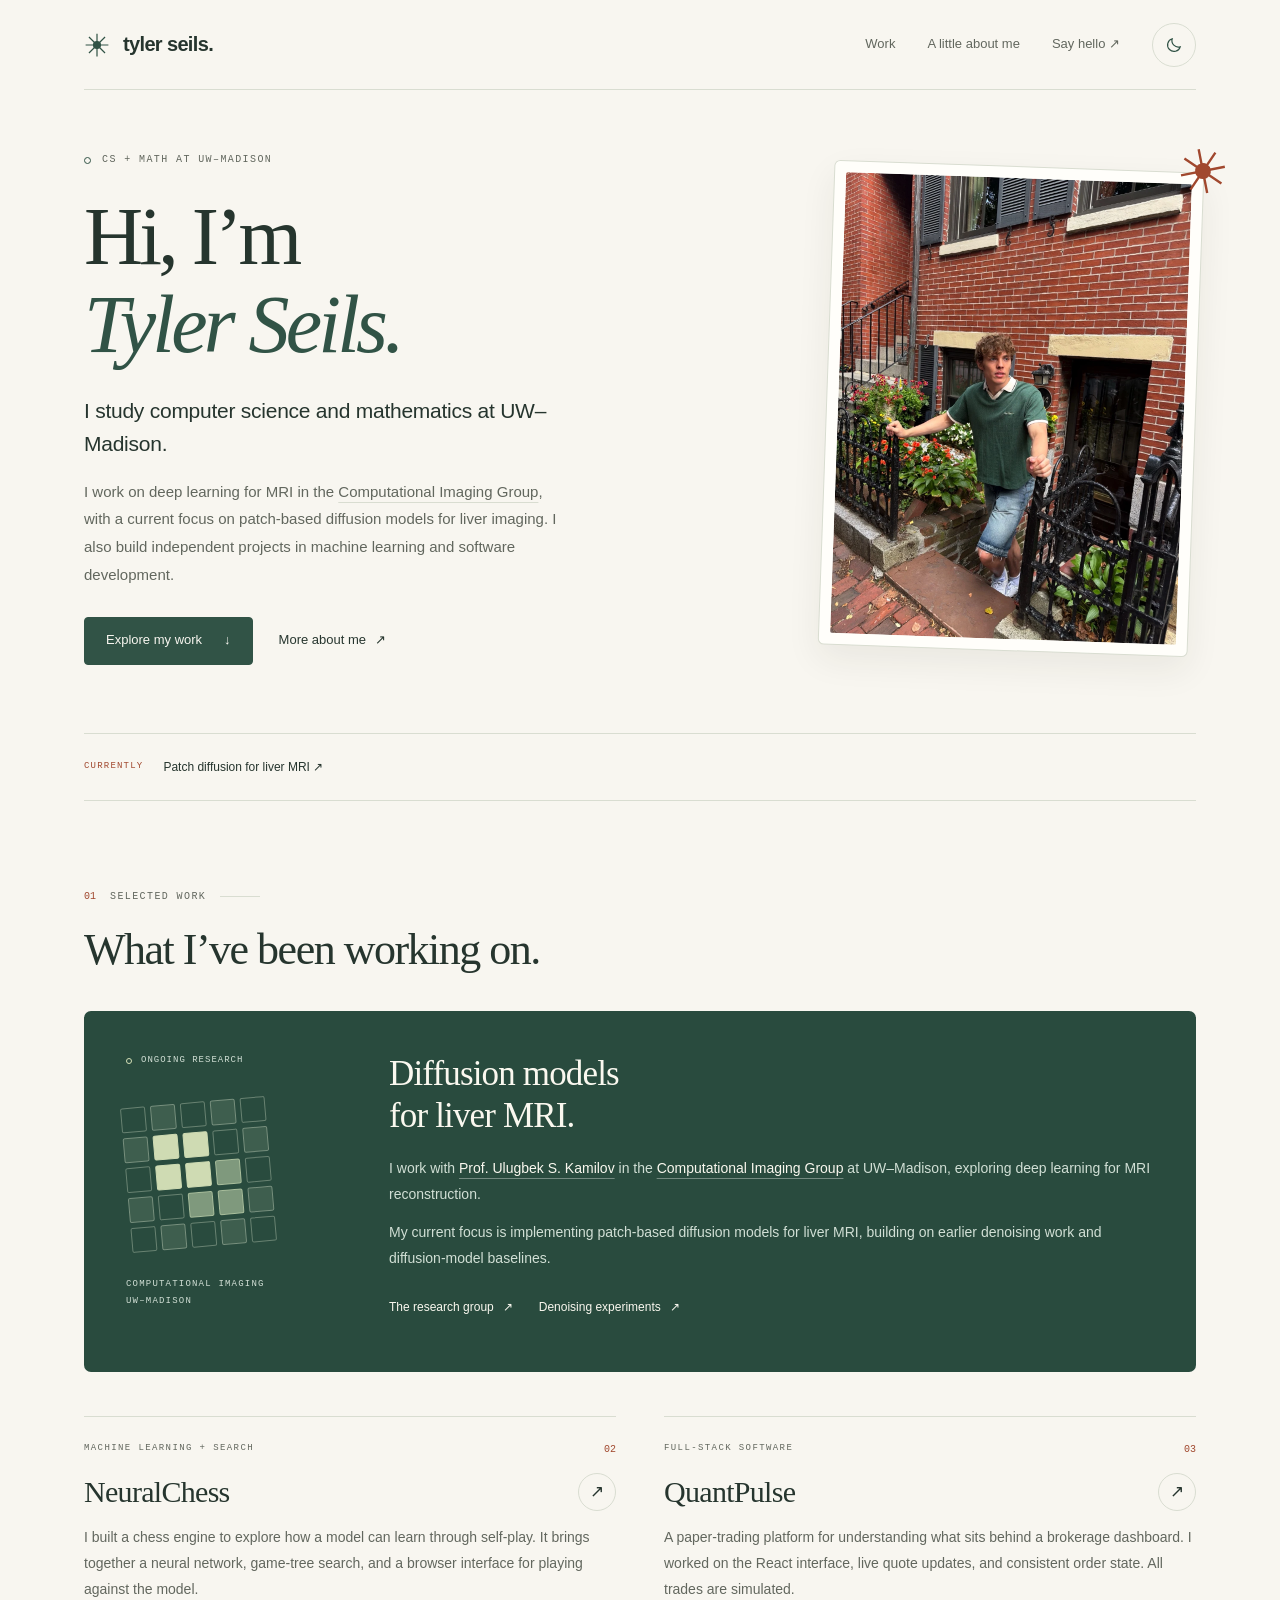
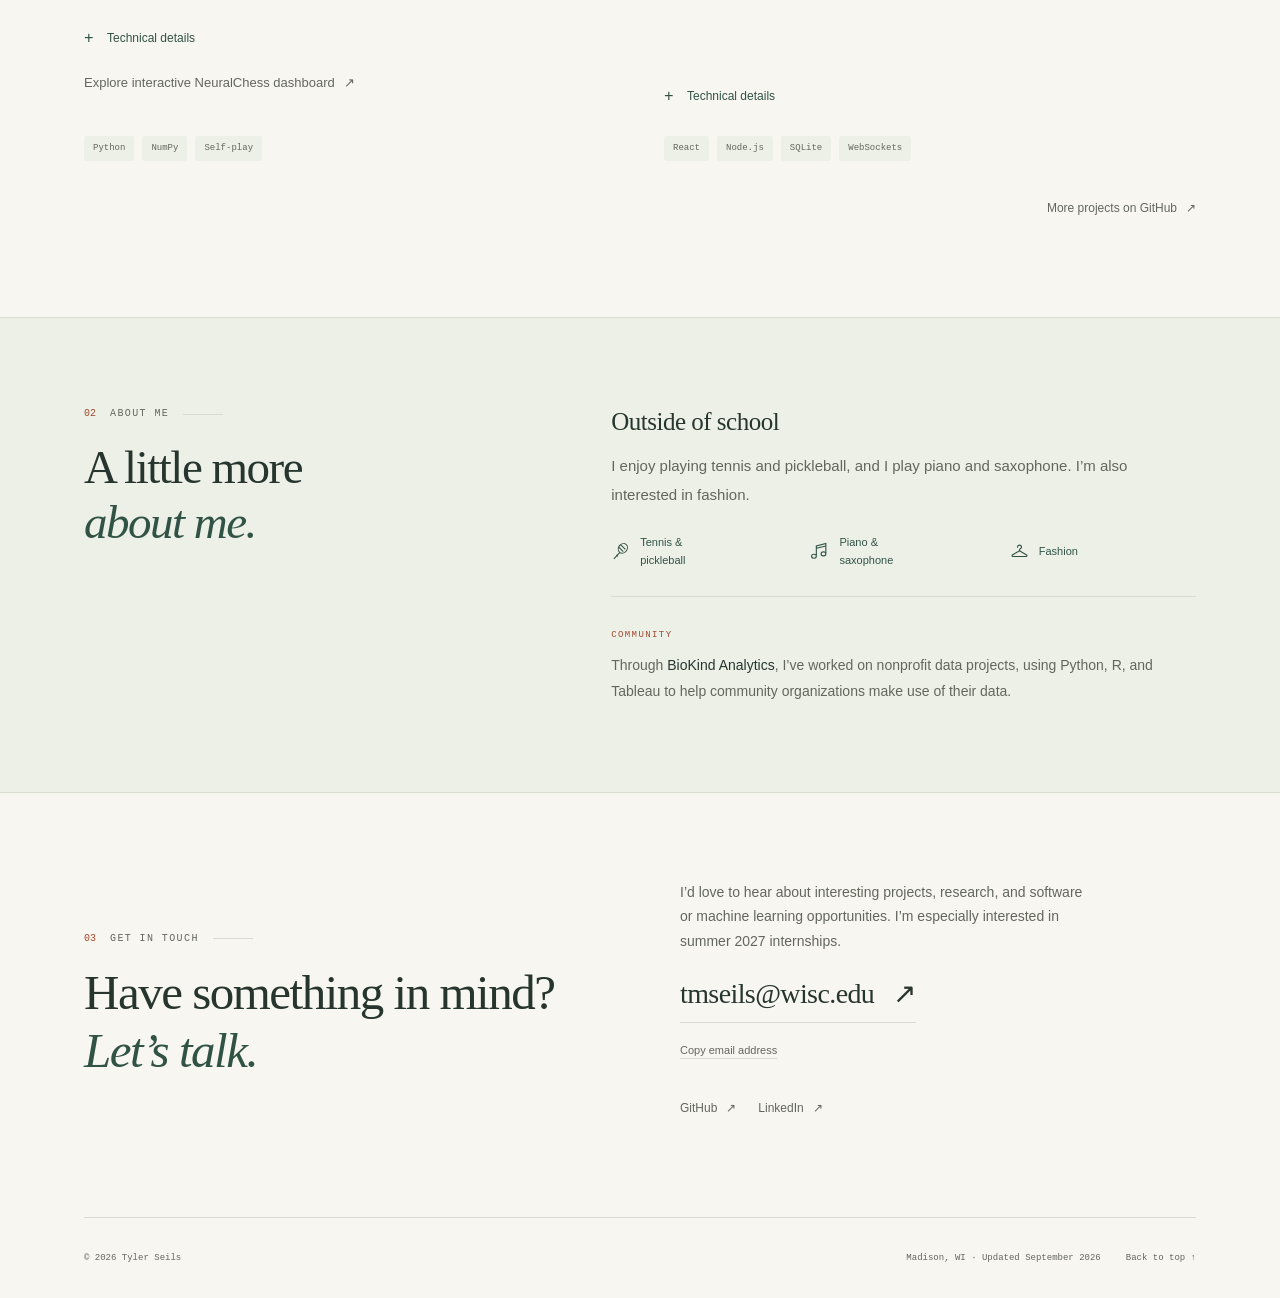
<file: index.html>
<!doctype html>
<html lang="en" data-theme="light">
<head>
  <meta charset="utf-8">
  <meta name="viewport" content="width=device-width, initial-scale=1">
  <meta name="description" content="Tyler Seils — computer science and mathematics at UW–Madison. Deep learning for MRI, machine learning, and software projects.">
  <meta name="author" content="Tyler Seils">
  <meta name="color-scheme" content="light dark">
  <meta property="og:title" content="Tyler Seils — Research, projects, and a little about me">
  <meta property="og:description" content="Computer science and mathematics at UW–Madison. Deep learning for MRI, machine learning, and software projects.">
  <meta property="og:type" content="website">
  <title>Tyler Seils — A little about me</title>
  <link rel="icon" href="favicon.svg" type="image/svg+xml">
  <script>
    document.documentElement.classList.add('js');
    try {
      const saved = localStorage.getItem('tyler-site-theme');
      if (saved === 'dark' || (!saved && window.matchMedia('(prefers-color-scheme: dark)').matches)) {
        document.documentElement.dataset.theme = 'dark';
      }
    } catch (_) { /* The site remains usable without browser storage. */ }
  </script>
  <link rel="stylesheet" href="style.css?v=20260915-path-fix">
  <style>.portrait-corner svg { width: 100%; height: 100%; max-width: 51px; max-height: 51px; }</style>
  <script src="config.js?v=20260915-path-fix" defer></script>
  <script src="site.js?v=20260915-path-fix" defer></script>
</head>
<body>
  <a class="skip-link" href="#main">Skip to content</a>
  <header class="site-header">
    <div class="shell header-inner">
      <a class="wordmark" href="#home" aria-label="Tyler Seils, back to top"><svg width="26" height="26" viewBox="0 0 32 32" fill="none" stroke="currentColor" stroke-width="1.5" aria-hidden="true"><path d="M16 2v28M2 16h28M6.1 6.1l19.8 19.8M6.1 25.9 25.9 6.1"/><circle cx="16" cy="16" r="5" fill="currentColor" stroke="none"/></svg><span>tyler seils.</span></a>
      <nav class="main-nav" id="primary-nav" aria-label="Main navigation">
        <a href="#work">Work</a>
        <a href="#about">A little about me</a>
        <a href="#contact">Say hello <span aria-hidden="true">&nbsp;↗</span></a>
        <a class="resume-link" hidden>Résumé <span aria-hidden="true">&nbsp;↗</span></a>
      </nav>
      <div class="header-actions">
        <button class="theme-toggle" type="button" aria-label="Switch to dark mode" aria-pressed="false" hidden><svg width="18" height="18" class="moon-icon" viewBox="0 0 24 24" fill="none" stroke="currentColor" stroke-width="1.6" aria-hidden="true"><path d="M20.3 14.4A8.6 8.6 0 0 1 9.6 3.7a8.6 8.6 0 1 0 10.7 10.7Z"/></svg><svg width="18" height="18" class="sun-icon" viewBox="0 0 24 24" fill="none" stroke="currentColor" stroke-width="1.6" aria-hidden="true"><circle cx="12" cy="12" r="4"/><path d="M12 2v2m0 16v2M2 12h2m16 0h2M4.9 4.9l1.4 1.4m11.4 11.4 1.4 1.4M4.9 19.1l1.4-1.4M17.7 6.3l1.4-1.4"/></svg></button>
        <button class="menu-toggle" type="button" aria-expanded="false" aria-controls="primary-nav" hidden>Menu</button>
      </div>
    </div>
  </header>

  <main id="main">
    <section class="shell hero" id="home" aria-labelledby="intro-title">
      <div class="hero-copy">
        <p class="eyebrow"><span class="tiny-mark" aria-hidden="true"></span>CS + Math at UW–Madison</p>
        <h1 id="intro-title">Hi, I’m<br><em>Tyler Seils.</em></h1>
        <p class="hero-lead">I study computer science and mathematics at UW–Madison.</p>
        <p class="hero-description">I work on deep learning for MRI in the <a href="https://cig.ece.wisc.edu/">Computational Imaging Group</a>, with a current focus on patch-based diffusion models for liver imaging. I also build independent projects in machine learning and software development.</p>
        <div class="hero-links">
          <a class="button-link" href="#work">Explore my work <span aria-hidden="true">↓</span></a>
          <a class="arrow-link" href="#about">More about me <span class="arrow" aria-hidden="true">↗</span></a>
        </div>
      </div>
      <div class="hero-visual">
        <figure class="portrait">
          <picture>
            <source srcset="photo.webp" type="image/webp">
            <img src="photo.jpg" alt="An outdoor portrait on brick steps beside flowers and an iron railing." width="1152" height="1536" fetchpriority="high" decoding="async">
          </picture>
          <div class="portrait-corner"><svg width="51" height="51" viewBox="0 0 32 32" fill="none" stroke="currentColor" stroke-width="1.5" aria-hidden="true"><path d="M16 2v28M2 16h28M6.1 6.1l19.8 19.8M6.1 25.9 25.9 6.1"/><circle cx="16" cy="16" r="5" fill="currentColor" stroke="none"/></svg></div>
        </figure>
      </div>
    </section>

    <div class="shell now-strip" aria-label="What I’m focused on right now">
      <div class="now-item"><span class="now-label">Currently</span><p class="now-text"><a href="#research">Patch diffusion for liver MRI <span aria-hidden="true">↗</span></a></p></div>
    </div>

    <section class="shell section work-section" id="work" aria-labelledby="work-title">
      <div class="section-heading">
        <div class="section-index"><span>01</span><p class="eyebrow">Selected work</p></div>
        <h2>What I’ve been working on.</h2>
      </div>
      <article class="research-card" id="research" aria-labelledby="research-title">
        <div class="research-art">
          <div class="research-kicker">Ongoing research</div>
          <div class="patch-grid" aria-hidden="true"><span></span><span></span><span></span><span></span><span></span><span></span><span></span><span></span><span></span><span></span><span></span><span></span><span></span><span></span><span></span><span></span><span></span><span></span><span></span><span></span><span></span><span></span><span></span><span></span><span></span></div>
          <p class="research-art-label">Computational imaging<br>UW–Madison</p>
        </div>
        <div class="research-copy">
          <h3 id="research-title">Diffusion models<br>for liver MRI.</h3>
          <p>I work with <a href="https://ukmlv.github.io/">Prof. Ulugbek S. Kamilov</a> in the <a href="https://cig.ece.wisc.edu/">Computational Imaging Group</a> at UW–Madison, exploring deep learning for MRI reconstruction.</p>
          <p>My current focus is implementing patch-based diffusion models for liver MRI, building on earlier denoising work and diffusion-model baselines.</p>
          <div class="research-links">
            <a class="arrow-link" href="https://cig.ece.wisc.edu/" target="_blank" rel="noopener noreferrer">The research group <span class="arrow" aria-hidden="true">↗</span></a>
            <a class="arrow-link" href="https://github.com/tmseils-eng/CIG-Denoising" target="_blank" rel="noopener noreferrer">Denoising experiments <span class="arrow" aria-hidden="true">↗</span></a>
          </div>
        </div>
      </article>

      <div class="project-grid">
        <article class="project" aria-labelledby="chess-title">
          <div class="project-category"><span class="eyebrow">Machine learning + search</span><span class="project-number" aria-hidden="true">02</span></div>
          <div class="project-heading">
            <h3 id="chess-title"><a href="https://github.com/tmseils-eng/neuralchess-clean" target="_blank" rel="noopener noreferrer">NeuralChess</a></h3>
            <a class="project-open" href="https://github.com/tmseils-eng/neuralchess-clean" target="_blank" rel="noopener noreferrer" aria-label="View NeuralChess on GitHub">↗</a>
          </div>
          <p>I built a chess engine to explore how a model can learn through self-play. It brings together a neural network, game-tree search, and a browser interface for playing against the model.</p>
          <details>
            <summary>Technical details</summary>
            <p>The project includes a chess rules engine, automatic differentiation, a NumPy neural network, and Monte Carlo tree search.</p>
          </details>
          <p><a class="arrow-link" href="projects/neuralchess/">Explore interactive NeuralChess dashboard <span class="arrow" aria-hidden="true">↗</span></a></p>
          <div class="tech-line" aria-label="NeuralChess technologies"><span>Python</span><span>NumPy</span><span>Self-play</span></div>
        </article>
        <article class="project" aria-labelledby="quant-title">
          <div class="project-category"><span class="eyebrow">Full-stack software</span><span class="project-number" aria-hidden="true">03</span></div>
          <div class="project-heading">
            <h3 id="quant-title"><a href="https://github.com/tmseils-eng/quantpulse-clean" target="_blank" rel="noopener noreferrer">QuantPulse</a></h3>
            <a class="project-open" href="https://github.com/tmseils-eng/quantpulse-clean" target="_blank" rel="noopener noreferrer" aria-label="View QuantPulse on GitHub">↗</a>
          </div>
          <p>A paper-trading platform for understanding what sits behind a brokerage dashboard. I worked on the React interface, live quote updates, and consistent order state. All trades are simulated.</p>
          <details>
            <summary>Technical details</summary>
            <p>Market and limit orders, portfolio analytics, and strategy backtesting, supported by Node.js, SQLite persistence, and WebSocket updates.</p>
          </details>
          <div class="tech-line" aria-label="QuantPulse technologies"><span>React</span><span>Node.js</span><span>SQLite</span><span>WebSockets</span></div>
        </article>
      </div>
      <div class="more-work"><a class="arrow-link" href="https://github.com/tmseils-eng" target="_blank" rel="noopener noreferrer">More projects on GitHub <span class="arrow" aria-hidden="true">↗</span></a></div>
    </section>

    <section class="section about-section" id="about" aria-labelledby="about-title">
      <div class="shell about-grid">
        <div class="about-title">
          <div class="section-index"><span>02</span><p class="eyebrow">About me</p></div>
          <h2 id="about-title">A little more<br><em>about me.</em></h2>
        </div>
        <div class="about-copy">
          <h3>Outside of school</h3>
          <p>I enjoy playing tennis and pickleball, and I play piano and saxophone. I’m also interested in fashion.</p>
          <div class="hobby-list" aria-label="A few interests">
            <div class="hobby"><svg width="20" height="20" viewBox="0 0 24 24" fill="none" stroke="currentColor" stroke-width="1.35" aria-hidden="true"><ellipse cx="15" cy="8" rx="5.4" ry="6.4" transform="rotate(38 15 8)"/><path d="m11.2 13.2-7.6 8m3.1-4.9 2 2m3.4-15.1 6 6m-8.6-3.1 6 6"/></svg><span>Tennis &amp;<br>pickleball</span></div>
            <div class="hobby"><svg width="20" height="20" viewBox="0 0 24 24" fill="none" stroke="currentColor" stroke-width="1.4" aria-hidden="true"><path d="M8 17V5l12-3v12M8 8l12-3"/><ellipse cx="5" cy="18" rx="3" ry="2.5"/><ellipse cx="17" cy="15" rx="3" ry="2.5"/></svg><span>Piano &amp;<br>saxophone</span></div>
            <div class="hobby"><svg width="20" height="20" viewBox="0 0 24 24" fill="none" stroke="currentColor" stroke-width="1.4" stroke-linecap="round" stroke-linejoin="round" aria-hidden="true"><path d="M9.5 6.5a2.5 2.5 0 0 1 5 0c0 1.5-2.5 2-2.5 3.5v1L3 16.5a1 1 0 0 0 .5 1.8h17a1 1 0 0 0 .5-1.8L12 11"/></svg><span>Fashion</span></div>
          </div>
          <div class="community-note">
            <p class="eyebrow">Community</p>
            <p>Through <strong>BioKind Analytics</strong>, I’ve worked on nonprofit data projects, using Python, R, and Tableau to help community organizations make use of their data.</p>
          </div>
        </div>
      </div>
    </section>

    <section class="shell section contact-section" id="contact" aria-labelledby="contact-title">
      <div class="contact-grid">
        <div>
          <div class="section-index"><span>03</span><p class="eyebrow">Get in touch</p></div>
          <h2 id="contact-title">Have something in mind?<br><em>Let’s talk.</em></h2>
        </div>
        <div class="contact-copy">
          <p>I’d love to hear about interesting projects, research, and software or machine learning opportunities. I’m especially interested in summer 2027 internships.</p>
          <a class="email-link" href="mailto:tmseils@wisc.edu">tmseils@wisc.edu <span aria-hidden="true">↗</span></a>
          <div class="copy-row" hidden><button class="copy-email" type="button">Copy email address</button><span class="copy-status" role="status" aria-live="polite"></span></div>
          <div class="contact-links">
            <a class="arrow-link" href="https://github.com/tmseils-eng" target="_blank" rel="noopener noreferrer">GitHub <span class="arrow" aria-hidden="true">↗</span></a>
            <a class="arrow-link" href="https://www.linkedin.com/in/tyler-seils/" target="_blank" rel="noopener noreferrer">LinkedIn <span class="arrow" aria-hidden="true">↗</span></a>
            <a class="arrow-link resume-link" hidden>Résumé <span class="arrow" aria-hidden="true">↗</span></a>
          </div>
        </div>
      </div>
    </section>
  </main>
  <footer class="site-footer">
    <div class="shell footer-inner">
      <p>© <span id="year">2026</span> Tyler Seils</p>
      <div class="footer-right"><p>Madison, WI · Updated September 2026</p><a href="#home">Back to top ↑</a></div>
    </div>
  </footer>
</body>
</html>
</file>
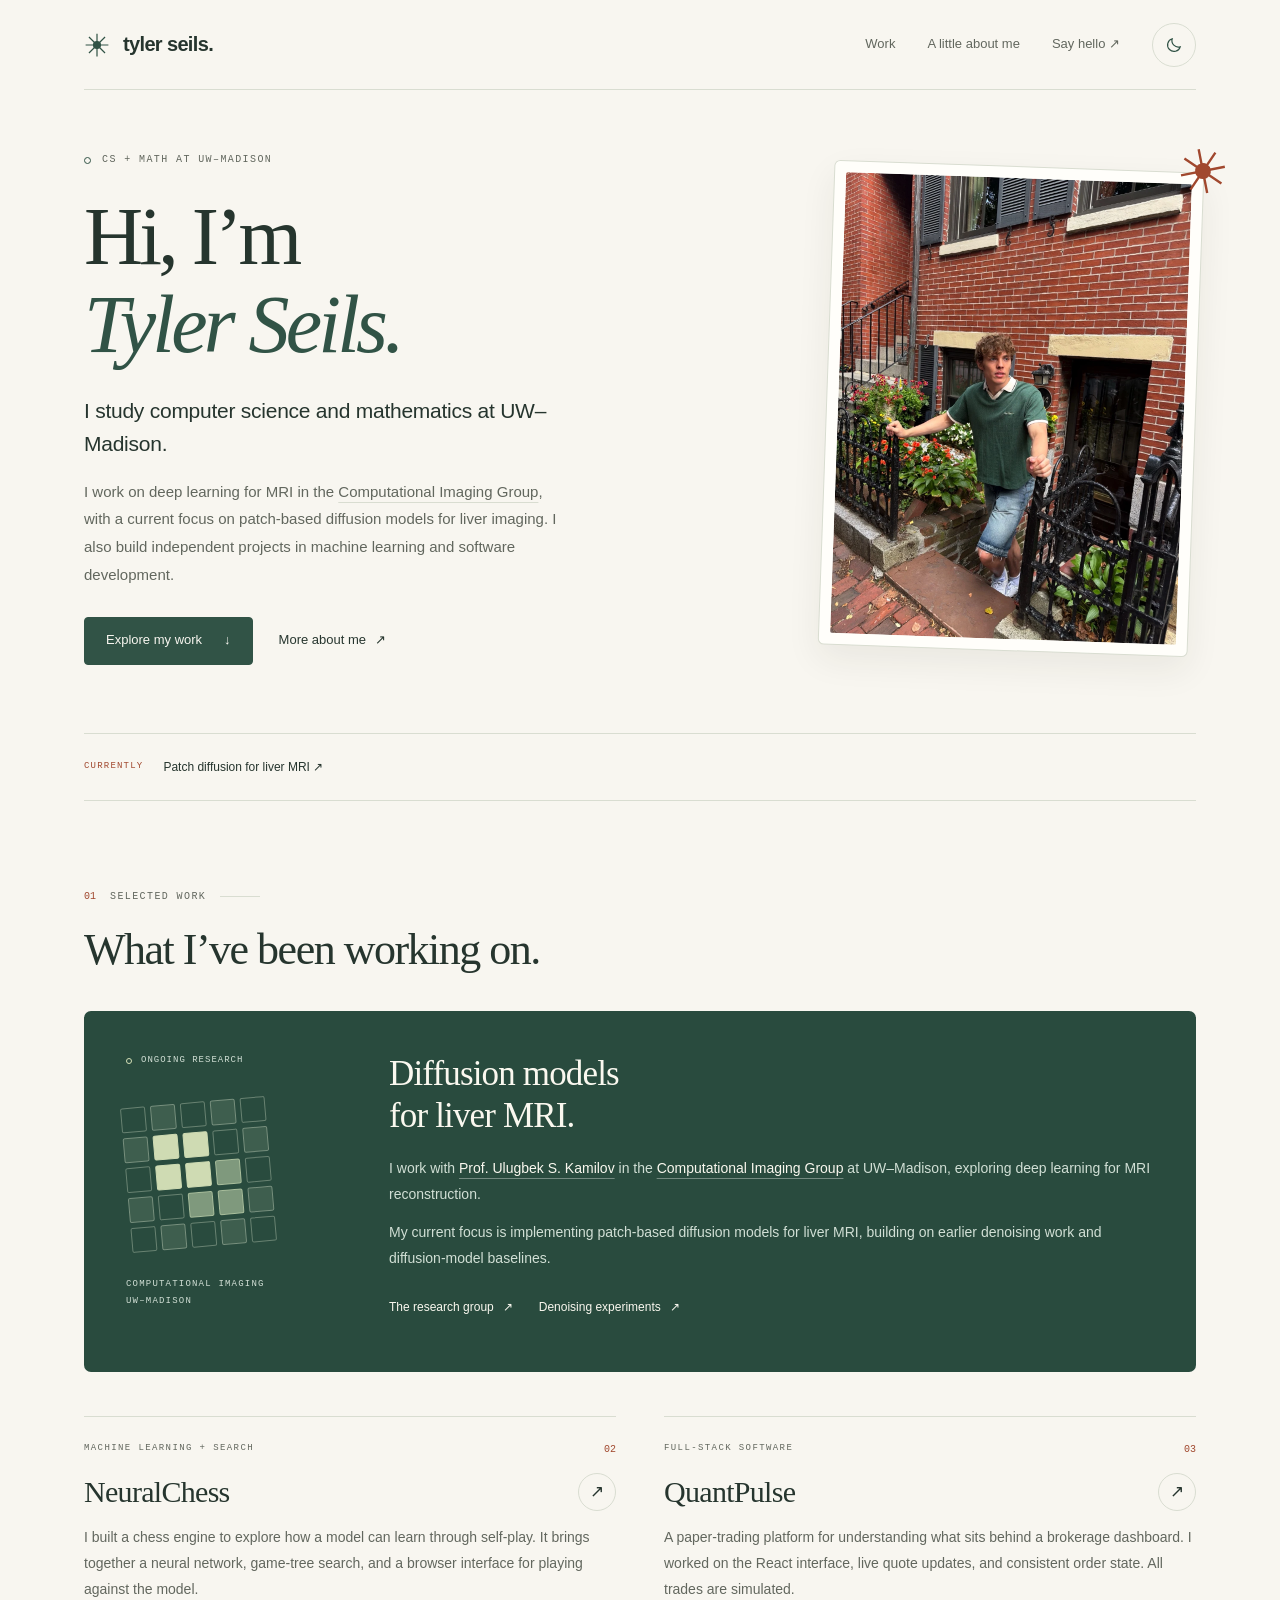
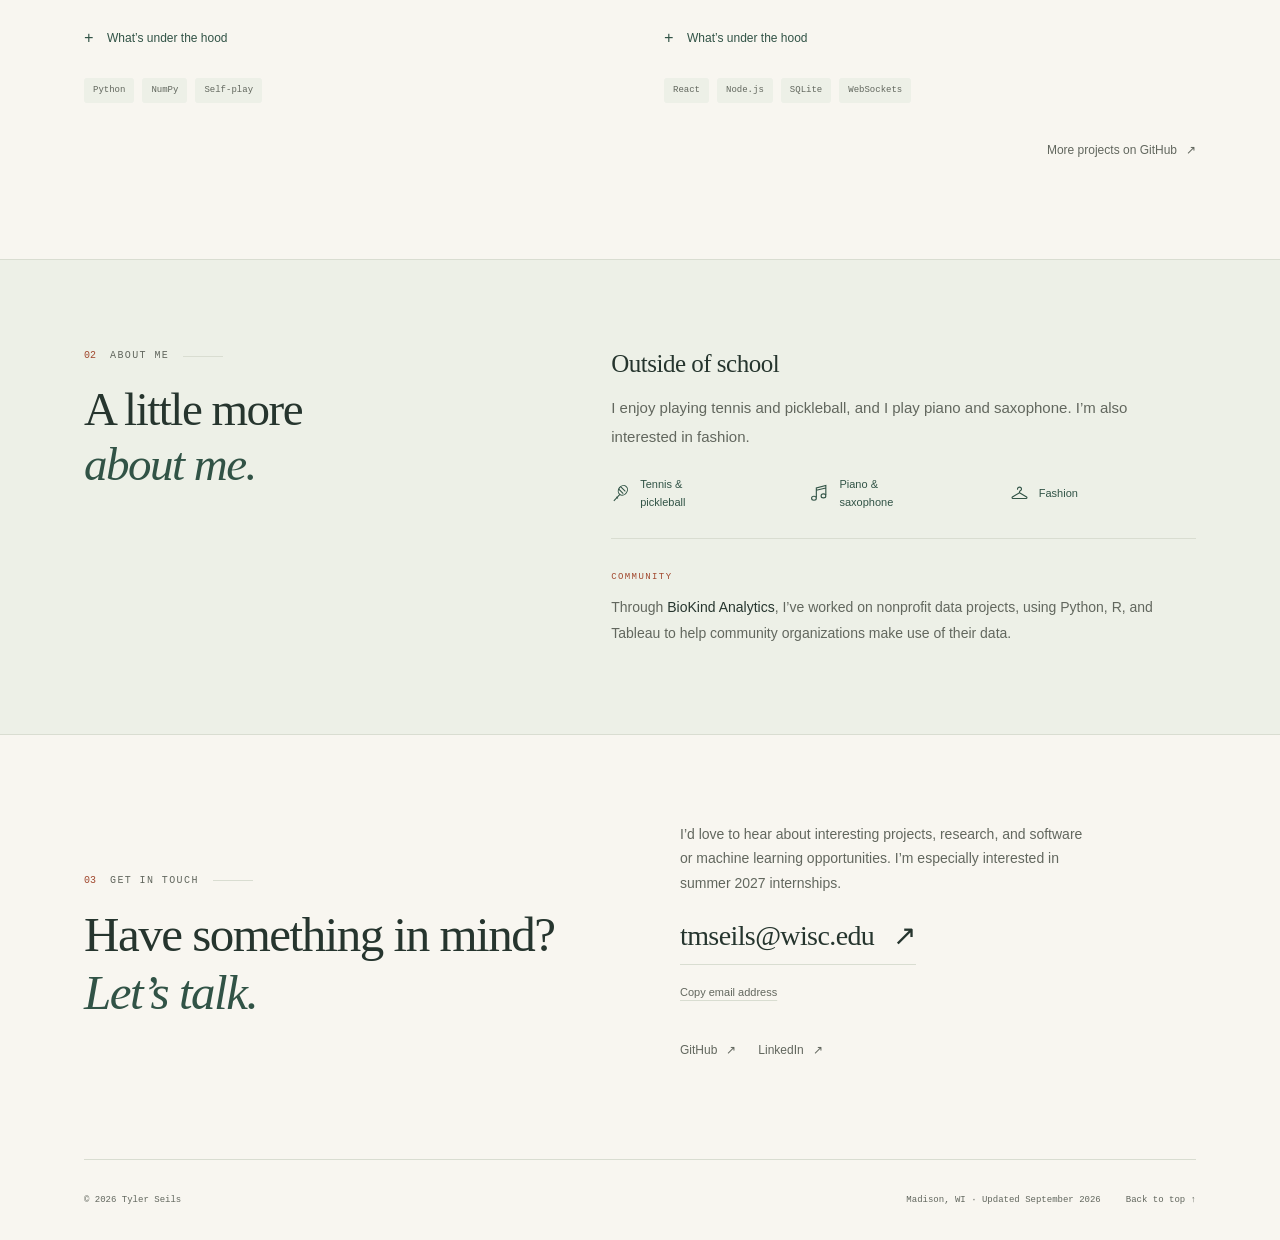
<file: tyler-seils-personal-website/index.html>
<!doctype html>
<html lang="en" data-theme="light">
<head>
  <meta charset="utf-8">
  <meta name="viewport" content="width=device-width, initial-scale=1">
  <meta name="description" content="Tyler Seils — computer science and mathematics at UW–Madison. Deep learning for MRI, machine learning, and software projects.">
  <meta name="author" content="Tyler Seils">
  <meta name="color-scheme" content="light dark">
  <meta property="og:title" content="Tyler Seils — Research, projects, and a little about me">
  <meta property="og:description" content="Computer science and mathematics at UW–Madison. Deep learning for MRI, machine learning, and software projects.">
  <meta property="og:type" content="website">
  <title>Tyler Seils — A little about me</title>
  <link rel="icon" href="assets/favicon.svg" type="image/svg+xml">
  <script>
    document.documentElement.classList.add('js');
    try {
      const saved = localStorage.getItem('tyler-site-theme');
      if (saved === 'dark' || (!saved && window.matchMedia('(prefers-color-scheme: dark)').matches)) {
        document.documentElement.dataset.theme = 'dark';
      }
    } catch (_) { /* The site remains usable without browser storage. */ }
  </script>
  <link rel="stylesheet" href="assets/style.css">
  <script src="assets/config.js" defer></script>
  <script src="assets/site.js" defer></script>
</head>
<body>
  <a class="skip-link" href="#main">Skip to content</a>
  <header class="site-header">
    <div class="shell header-inner">
      <a class="wordmark" href="#home" aria-label="Tyler Seils, back to top"><svg viewBox="0 0 32 32" fill="none" stroke="currentColor" stroke-width="1.5" aria-hidden="true"><path d="M16 2v28M2 16h28M6.1 6.1l19.8 19.8M6.1 25.9 25.9 6.1"/><circle cx="16" cy="16" r="5" fill="currentColor" stroke="none"/></svg><span>tyler seils.</span></a>
      <nav class="main-nav" id="primary-nav" aria-label="Main navigation">
        <a href="#work">Work</a>
        <a href="#about">A little about me</a>
        <a href="#contact">Say hello <span aria-hidden="true">&nbsp;↗</span></a>
        <a class="resume-link" hidden>Résumé <span aria-hidden="true">&nbsp;↗</span></a>
      </nav>
      <div class="header-actions">
        <button class="theme-toggle" type="button" aria-label="Switch to dark mode" aria-pressed="false" hidden><svg class="moon-icon" viewBox="0 0 24 24" fill="none" stroke="currentColor" stroke-width="1.6" aria-hidden="true"><path d="M20.3 14.4A8.6 8.6 0 0 1 9.6 3.7a8.6 8.6 0 1 0 10.7 10.7Z"/></svg><svg class="sun-icon" viewBox="0 0 24 24" fill="none" stroke="currentColor" stroke-width="1.6" aria-hidden="true"><circle cx="12" cy="12" r="4"/><path d="M12 2v2m0 16v2M2 12h2m16 0h2M4.9 4.9l1.4 1.4m11.4 11.4 1.4 1.4M4.9 19.1l1.4-1.4M17.7 6.3l1.4-1.4"/></svg></button>
        <button class="menu-toggle" type="button" aria-expanded="false" aria-controls="primary-nav" hidden>Menu</button>
      </div>
    </div>
  </header>

  <main id="main">
    <section class="shell hero" id="home" aria-labelledby="intro-title">
      <div class="hero-copy">
        <p class="eyebrow"><span class="tiny-mark" aria-hidden="true"></span>CS + Math at UW–Madison</p>
        <h1 id="intro-title">Hi, I’m<br><em>Tyler Seils.</em></h1>
        <p class="hero-lead">I study computer science and mathematics at UW–Madison.</p>
        <p class="hero-description">I work on deep learning for MRI in the <a href="https://cig.ece.wisc.edu/">Computational Imaging Group</a>, with a current focus on patch-based diffusion models for liver imaging. I also build independent projects in machine learning and software development.</p>
        <div class="hero-links">
          <a class="button-link" href="#work">Explore my work <span aria-hidden="true">↓</span></a>
          <a class="arrow-link" href="#about">More about me <span class="arrow" aria-hidden="true">↗</span></a>
        </div>
      </div>
      <div class="hero-visual">
        <figure class="portrait">
          <picture>
            <source srcset="assets/photo.webp" type="image/webp">
            <img src="assets/photo.jpg" alt="An outdoor portrait on brick steps beside flowers and an iron railing." width="1152" height="1536" fetchpriority="high" decoding="async">
          </picture>
          <div class="portrait-corner"><svg viewBox="0 0 32 32" fill="none" stroke="currentColor" stroke-width="1.5" aria-hidden="true"><path d="M16 2v28M2 16h28M6.1 6.1l19.8 19.8M6.1 25.9 25.9 6.1"/><circle cx="16" cy="16" r="5" fill="currentColor" stroke="none"/></svg></div>
        </figure>
      </div>
    </section>

    <div class="shell now-strip" aria-label="What I’m focused on right now">
      <div class="now-item"><span class="now-label">Currently</span><p class="now-text"><a href="#research">Patch diffusion for liver MRI <span aria-hidden="true">↗</span></a></p></div>
    </div>

    <section class="shell section work-section" id="work" aria-labelledby="work-title">
      <div class="section-heading">
        <div class="section-index"><span>01</span><p class="eyebrow">Selected work</p></div>
        <h2>What I’ve been working on.</h2>
      </div>
      <article class="research-card" id="research" aria-labelledby="research-title">
        <div class="research-art">
          <div class="research-kicker">Ongoing research</div>
          <div class="patch-grid" aria-hidden="true"><span></span><span></span><span></span><span></span><span></span><span></span><span></span><span></span><span></span><span></span><span></span><span></span><span></span><span></span><span></span><span></span><span></span><span></span><span></span><span></span><span></span><span></span><span></span><span></span><span></span></div>
          <p class="research-art-label">Computational imaging<br>UW–Madison</p>
        </div>
        <div class="research-copy">
          <h3 id="research-title">Diffusion models<br>for liver MRI.</h3>
          <p>I work with <a href="https://ukmlv.github.io/">Prof. Ulugbek S. Kamilov</a> in the <a href="https://cig.ece.wisc.edu/">Computational Imaging Group</a> at UW–Madison, exploring deep learning for MRI reconstruction.</p>
          <p>My current focus is implementing patch-based diffusion models for liver MRI, building on earlier denoising work and diffusion-model baselines.</p>
          <div class="research-links">
            <a class="arrow-link" href="https://cig.ece.wisc.edu/" target="_blank" rel="noopener noreferrer">The research group <span class="arrow" aria-hidden="true">↗</span></a>
            <a class="arrow-link" href="https://github.com/tmseils-eng/CIG-Denoising" target="_blank" rel="noopener noreferrer">Denoising experiments <span class="arrow" aria-hidden="true">↗</span></a>
          </div>
        </div>
      </article>

      <div class="project-grid">
        <article class="project" aria-labelledby="chess-title">
          <div class="project-category"><span class="eyebrow">Machine learning + search</span><span class="project-number" aria-hidden="true">02</span></div>
          <div class="project-heading">
            <h3 id="chess-title"><a href="https://github.com/tmseils-eng/neuralchess-clean" target="_blank" rel="noopener noreferrer">NeuralChess</a></h3>
            <a class="project-open" href="https://github.com/tmseils-eng/neuralchess-clean" target="_blank" rel="noopener noreferrer" aria-label="View NeuralChess on GitHub">↗</a>
          </div>
          <p>I built a chess engine to explore how a model can learn through self-play. It brings together a neural network, game-tree search, and a browser interface for playing against the model.</p>
          <details>
            <summary>What’s under the hood</summary>
            <p>The project includes a chess rules engine, automatic differentiation, a NumPy neural network, and Monte Carlo tree search.</p>
          </details>
          <div class="tech-line" aria-label="NeuralChess technologies"><span>Python</span><span>NumPy</span><span>Self-play</span></div>
        </article>
        <article class="project" aria-labelledby="quant-title">
          <div class="project-category"><span class="eyebrow">Full-stack software</span><span class="project-number" aria-hidden="true">03</span></div>
          <div class="project-heading">
            <h3 id="quant-title"><a href="https://github.com/tmseils-eng/quantpulse-clean" target="_blank" rel="noopener noreferrer">QuantPulse</a></h3>
            <a class="project-open" href="https://github.com/tmseils-eng/quantpulse-clean" target="_blank" rel="noopener noreferrer" aria-label="View QuantPulse on GitHub">↗</a>
          </div>
          <p>A paper-trading platform for understanding what sits behind a brokerage dashboard. I worked on the React interface, live quote updates, and consistent order state. All trades are simulated.</p>
          <details>
            <summary>What’s under the hood</summary>
            <p>Market and limit orders, portfolio analytics, and strategy backtesting, supported by Node.js, SQLite persistence, and WebSocket updates.</p>
          </details>
          <div class="tech-line" aria-label="QuantPulse technologies"><span>React</span><span>Node.js</span><span>SQLite</span><span>WebSockets</span></div>
        </article>
      </div>
      <div class="more-work"><a class="arrow-link" href="https://github.com/tmseils-eng" target="_blank" rel="noopener noreferrer">More projects on GitHub <span class="arrow" aria-hidden="true">↗</span></a></div>
    </section>

    <section class="section about-section" id="about" aria-labelledby="about-title">
      <div class="shell about-grid">
        <div class="about-title">
          <div class="section-index"><span>02</span><p class="eyebrow">About me</p></div>
          <h2 id="about-title">A little more<br><em>about me.</em></h2>
        </div>
        <div class="about-copy">
          <h3>Outside of school</h3>
          <p>I enjoy playing tennis and pickleball, and I play piano and saxophone. I’m also interested in fashion.</p>
          <div class="hobby-list" aria-label="A few interests">
            <div class="hobby"><svg viewBox="0 0 24 24" fill="none" stroke="currentColor" stroke-width="1.35" aria-hidden="true"><ellipse cx="15" cy="8" rx="5.4" ry="6.4" transform="rotate(38 15 8)"/><path d="m11.2 13.2-7.6 8m3.1-4.9 2 2m3.4-15.1 6 6m-8.6-3.1 6 6"/></svg><span>Tennis &amp;<br>pickleball</span></div>
            <div class="hobby"><svg viewBox="0 0 24 24" fill="none" stroke="currentColor" stroke-width="1.4" aria-hidden="true"><path d="M8 17V5l12-3v12M8 8l12-3"/><ellipse cx="5" cy="18" rx="3" ry="2.5"/><ellipse cx="17" cy="15" rx="3" ry="2.5"/></svg><span>Piano &amp;<br>saxophone</span></div>
            <div class="hobby"><svg viewBox="0 0 24 24" fill="none" stroke="currentColor" stroke-width="1.4" stroke-linecap="round" stroke-linejoin="round" aria-hidden="true"><path d="M9.5 6.5a2.5 2.5 0 0 1 5 0c0 1.5-2.5 2-2.5 3.5v1L3 16.5a1 1 0 0 0 .5 1.8h17a1 1 0 0 0 .5-1.8L12 11"/></svg><span>Fashion</span></div>
          </div>
          <div class="community-note">
            <p class="eyebrow">Community</p>
            <p>Through <strong>BioKind Analytics</strong>, I’ve worked on nonprofit data projects, using Python, R, and Tableau to help community organizations make use of their data.</p>
          </div>
        </div>
      </div>
    </section>

    <section class="shell section contact-section" id="contact" aria-labelledby="contact-title">
      <div class="contact-grid">
        <div>
          <div class="section-index"><span>03</span><p class="eyebrow">Get in touch</p></div>
          <h2 id="contact-title">Have something in mind?<br><em>Let’s talk.</em></h2>
        </div>
        <div class="contact-copy">
          <p>I’d love to hear about interesting projects, research, and software or machine learning opportunities. I’m especially interested in summer 2027 internships.</p>
          <a class="email-link" href="mailto:tmseils@wisc.edu">tmseils@wisc.edu <span aria-hidden="true">↗</span></a>
          <div class="copy-row" hidden><button class="copy-email" type="button">Copy email address</button><span class="copy-status" role="status" aria-live="polite"></span></div>
          <div class="contact-links">
            <a class="arrow-link" href="https://github.com/tmseils-eng" target="_blank" rel="noopener noreferrer">GitHub <span class="arrow" aria-hidden="true">↗</span></a>
            <a class="arrow-link" href="https://www.linkedin.com/in/tyler-seils/" target="_blank" rel="noopener noreferrer">LinkedIn <span class="arrow" aria-hidden="true">↗</span></a>
            <a class="arrow-link resume-link" hidden>Résumé <span class="arrow" aria-hidden="true">↗</span></a>
          </div>
        </div>
      </div>
    </section>
  </main>
  <footer class="site-footer">
    <div class="shell footer-inner">
      <p>© <span id="year">2026</span> Tyler Seils</p>
      <div class="footer-right"><p>Madison, WI · Updated September 2026</p><a href="#home">Back to top ↑</a></div>
    </div>
  </footer>
</body>
</html>
</file>
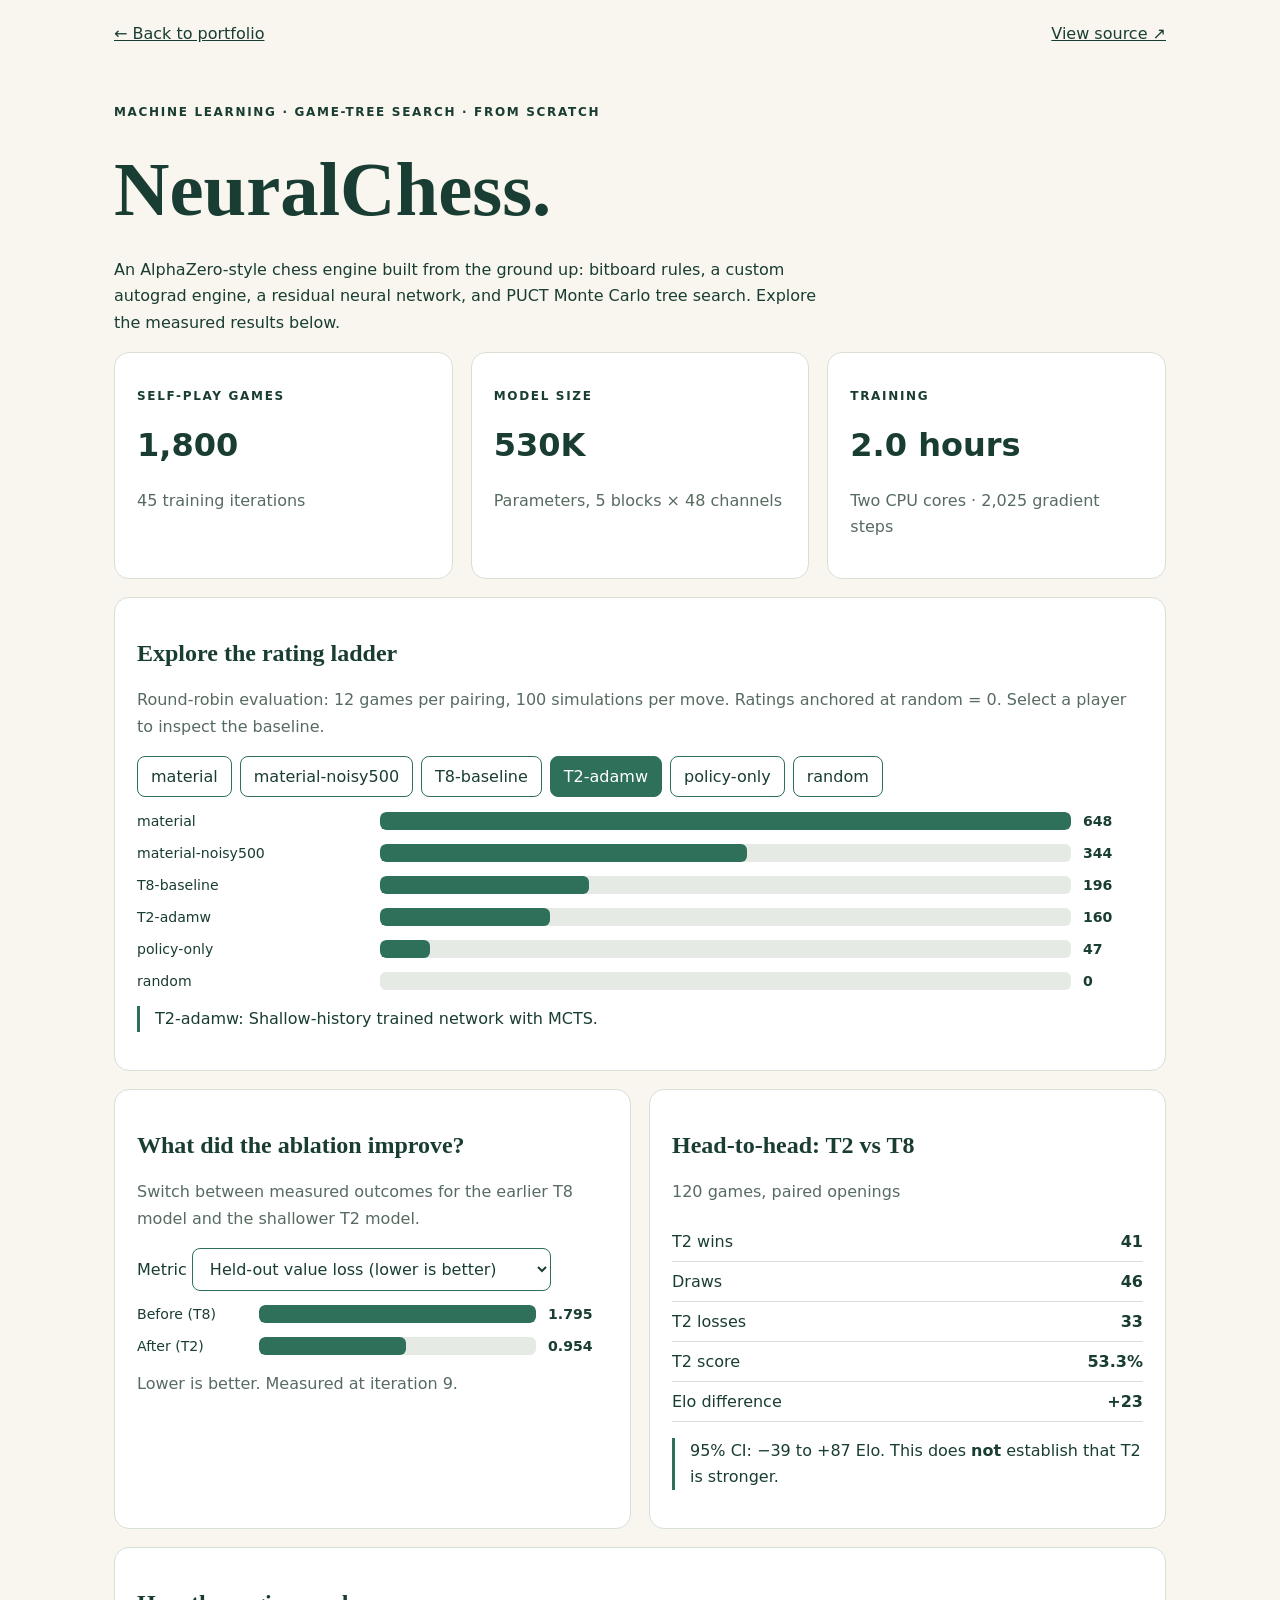
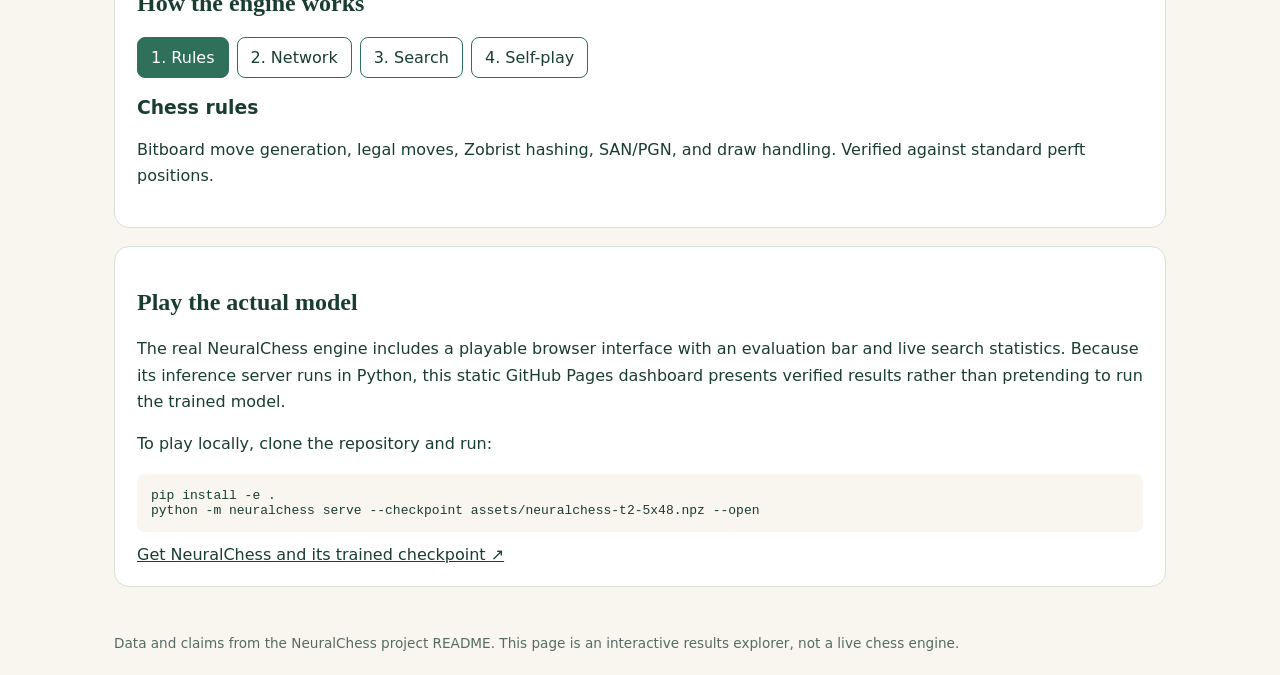
<file: projects/neuralchess/index.html>
<!doctype html>
<html lang="en" data-theme="light"><head><meta charset="utf-8"><meta name="viewport" content="width=device-width,initial-scale=1"><title>NeuralChess — Interactive project explorer</title><meta name="description" content="Explore NeuralChess training, evaluation and search architecture."><style>
:root{font-family:system-ui,-apple-system,sans-serif;color-scheme:light;--bg:#f8f6ef;--fg:#193d32;--card:#fff;--line:#d8dfd5;--accent:#2e7059;--muted:#576b61}*{box-sizing:border-box}body{margin:0;background:var(--bg);color:var(--fg)}header,main,footer{max-width:1100px;margin:auto;padding:24px}header{display:flex;justify-content:space-between;align-items:center;gap:12px;flex-wrap:wrap}a{color:inherit}a:hover{color:var(--accent)}h1{font-family:Georgia,serif;font-size:clamp(2.5rem,6vw,4.8rem);margin:.3em 0}h2{font-family:Georgia,serif}p{line-height:1.65}.muted{color:var(--muted)}.eyebrow{text-transform:uppercase;letter-spacing:.14em;font-size:.75rem;font-weight:700}.grid{display:grid;grid-template-columns:repeat(auto-fit,minmax(min(100%,290px),1fr));gap:18px}.card{background:var(--card);border:1px solid var(--line);border-radius:15px;padding:22px}.metric{font-size:2rem;font-weight:700;margin:.25em 0}.barrow{display:grid;grid-template-columns:minmax(110px,1fr) 3fr 60px;gap:12px;align-items:center;margin:14px 0;font-size:.88rem}.track{background:#e5eae4;border-radius:6px;height:18px;overflow:hidden}.fill{height:100%;background:var(--accent);border-radius:6px}button,select{font:inherit;padding:10px 13px;border-radius:8px;border:1px solid var(--accent);background:var(--card);color:var(--fg);cursor:pointer}button[aria-pressed=true]{background:var(--accent);color:white}.actions{display:flex;gap:8px;flex-wrap:wrap;margin:15px 0}.pill{display:inline-block;border:1px solid var(--line);border-radius:30px;padding:5px 10px;font-size:.8rem;margin:3px}.statline{display:flex;justify-content:space-between;gap:12px;padding:10px 0;border-bottom:1px solid var(--line)}.chart{width:100%;height:auto;display:block}.note{border-left:3px solid var(--accent);padding-left:15px}footer{font-size:.85rem;color:var(--muted)}@media(prefers-color-scheme:dark){:root{color-scheme:dark;--bg:#14231e;--fg:#e6f0e9;--card:#1d3028;--line:#365448;--accent:#8bc6a5;--muted:#b0c3b8}.track{background:#385447}}@media(max-width:520px){.barrow{grid-template-columns:100px minmax(0,1fr) 44px;gap:6px;font-size:.75rem}header,main,footer{padding:16px}}
</style></head><body><header><a href="../../index.html#work">← Back to portfolio</a><a href="https://github.com/tmseils-eng/neuralchess-clean" target="_blank" rel="noopener">View source ↗</a></header><main>
<p class="eyebrow">Machine learning · Game-tree search · From scratch</p><h1>NeuralChess.</h1><p style="max-width:720px">An AlphaZero-style chess engine built from the ground up: bitboard rules, a custom autograd engine, a residual neural network, and PUCT Monte Carlo tree search. Explore the measured results below.</p>
<div class="grid"><section class="card"><p class="eyebrow">Self-play games</p><p class="metric">1,800</p><p class="muted">45 training iterations</p></section><section class="card"><p class="eyebrow">Model size</p><p class="metric">530K</p><p class="muted">Parameters, 5 blocks × 48 channels</p></section><section class="card"><p class="eyebrow">Training</p><p class="metric">2.0 hours</p><p class="muted">Two CPU cores · 2,025 gradient steps</p></section></div>
<section class="card" style="margin-top:18px"><h2>Explore the rating ladder</h2><p class="muted">Round-robin evaluation: 12 games per pairing, 100 simulations per move. Ratings anchored at random = 0. Select a player to inspect the baseline.</p><div class="actions" id="players"></div><div id="bars"></div><p id="playerdetail" class="note" aria-live="polite"></p></section>
<div class="grid" style="margin-top:18px"><section class="card"><h2>What did the ablation improve?</h2><p class="muted">Switch between measured outcomes for the earlier T8 model and the shallower T2 model.</p><label for="measure">Metric</label> <select id="measure"><option value="held">Held-out value loss (lower is better)</option><option value="gap">Generalization gap (lower is better)</option><option value="speed">Inference throughput (higher is better)</option></select><div id="comparison" aria-live="polite"></div><p id="comparison-note" class="muted"></p></section>
<section class="card"><h2>Head-to-head: T2 vs T8</h2><p class="muted">120 games, paired openings</p><div class="statline"><span>T2 wins</span><strong>41</strong></div><div class="statline"><span>Draws</span><strong>46</strong></div><div class="statline"><span>T2 losses</span><strong>33</strong></div><div class="statline"><span>T2 score</span><strong>53.3%</strong></div><div class="statline"><span>Elo difference</span><strong>+23</strong></div><p class="note">95% CI: −39 to +87 Elo. This does <strong>not</strong> establish that T2 is stronger.</p></section></div>
<section class="card" style="margin-top:18px"><h2>How the engine works</h2><div class="actions" id="stages"><button type="button" data-stage="rules" aria-pressed="true">1. Rules</button><button type="button" data-stage="network" aria-pressed="false">2. Network</button><button type="button" data-stage="search" aria-pressed="false">3. Search</button><button type="button" data-stage="selfplay" aria-pressed="false">4. Self-play</button></div><div id="stage-detail" aria-live="polite"></div></section>
<section class="card" style="margin-top:18px"><h2>Play the actual model</h2><p>The real NeuralChess engine includes a playable browser interface with an evaluation bar and live search statistics. Because its inference server runs in Python, this static GitHub Pages dashboard presents verified results rather than pretending to run the trained model.</p><p>To play locally, clone the repository and run:</p><pre style="white-space:pre-wrap;overflow-wrap:anywhere;background:var(--bg);padding:14px;border-radius:8px">pip install -e .<br>python -m neuralchess serve --checkpoint assets/neuralchess-t2-5x48.npz --open</pre><a href="https://github.com/tmseils-eng/neuralchess-clean" target="_blank" rel="noopener">Get NeuralChess and its trained checkpoint ↗</a></section>
</main><footer>Data and claims from the NeuralChess project README. This page is an interactive results explorer, not a live chess engine.</footer><script>
const players=[["material",648,"One-ply greedy evaluation with piece-square tables."],["material-noisy500",344,"Material evaluation with 500 centipawns of noise."],["T8-baseline",196,"Earlier network with eight history steps."],["T2-adamw",160,"Shallow-history trained network with MCTS."],["policy-only",47,"Neural network policy without MCTS search."],["random",0,"Random legal moves; rating anchor."]];let selected="T2-adamw";const playerButtons=document.getElementById("players");const bars=document.getElementById("bars");function renderPlayers(){playerButtons.innerHTML="";bars.innerHTML="";players.forEach(([name,elo,description])=>{let b=document.createElement("button");b.type="button";b.textContent=name;b.setAttribute("aria-pressed",String(selected===name));b.addEventListener("click",()=>{selected=name;renderPlayers()});playerButtons.append(b);let row=document.createElement("div");row.className="barrow";row.innerHTML="<span></span><div class='track'><div class='fill'></div></div><strong></strong>";row.children[0].textContent=name;row.querySelector(".fill").style.width=(elo/648*100)+"%";row.querySelector("strong").textContent=elo;bars.append(row)});document.getElementById("playerdetail").textContent=selected+": "+players.find(p=>p[0]===selected)[2]};renderPlayers();
const measures={held:{label:"Held-out value loss",a:1.795,b:.954,note:"Lower is better. Measured at iteration 9."},gap:{label:"Generalization gap",a:1.344,b:.589,note:"Lower is better. Measured at iteration 9."},speed:{label:"Positions per second",a:253,b:511,note:"T2 has about 2× inference throughput."}};function renderMeasure(){const m=measures[document.getElementById("measure").value];let max=Math.max(m.a,m.b);document.getElementById("comparison").innerHTML=[["Before (T8)",m.a],["After (T2)",m.b]].map(([n,v])=>'<div class="barrow"><span>'+n+'</span><div class="track"><div class="fill" style="width:'+(v/max*100)+'%"></div></div><strong>'+v+'</strong></div>').join("");document.getElementById("comparison-note").textContent=m.note}document.getElementById("measure").addEventListener("change",renderMeasure);renderMeasure();
const stages={rules:["Chess rules","Bitboard move generation, legal moves, Zobrist hashing, SAN/PGN, and draw handling. Verified against standard perft positions."],network:["Policy + value network","Residual CNN and custom NumPy-based reverse-mode autograd. A policy head scores moves; a win/draw/loss head evaluates positions."],search:["PUCT Monte Carlo tree search","Batched search combines network priors with exploration. Visit counts determine the moves the agent considers most promising."],selfplay:["Training from self-play","The engine generates games against itself, stores training targets, updates network weights, and measures performance against fixed baselines."]};document.getElementById("stages").addEventListener("click",e=>{let b=e.target.closest("button[data-stage]");if(!b)return;document.querySelectorAll("#stages button").forEach(x=>x.setAttribute("aria-pressed",String(x===b)));renderStage(b.dataset.stage)});function renderStage(k){const [title,description]=stages[k];document.getElementById("stage-detail").innerHTML="<h3></h3><p></p>";document.querySelector("#stage-detail h3").textContent=title;document.querySelector("#stage-detail p").textContent=description}renderStage("rules");
</script></body></html>
</file>
<file: style.css>
/* Colors and spacing live here; no build tools or external fonts are required. */
:root {
  color-scheme: light;
  --paper: #f8f6f0;
  --ink: #26352e;
  --muted: #62675e;
  --green: #315346;
  --green-hover: #203e32;
  --rust: #a1482e;
  --line: #d9ddd1;
  --wash: #edf0e7;
  --white: #fffefa;
  --header: rgba(248, 246, 240, .96);
  --feature: #294b3e;
  --feature-ink: #faf8ef;
  --feature-muted: #d1dfd5;
  --serif: Georgia, 'Times New Roman', serif;
  --sans: -apple-system, BlinkMacSystemFont, 'Segoe UI', Helvetica, Arial, sans-serif;
  --mono: 'SFMono-Regular', Consolas, 'Liberation Mono', monospace;
  --width: 1112px;
}
html[data-theme='dark'] {
  color-scheme: dark;
  --paper: #19241e;
  --ink: #f1f0e6;
  --muted: #b8c3b8;
  --green: #c0d6b7;
  --green-hover: #e1ebd5;
  --rust: #e9ab8c;
  --line: #3c4b40;
  --wash: #222f27;
  --white: #28382d;
  --header: rgba(25, 36, 30, .97);
  --feature: #304f40;
}
*, *::before, *::after { box-sizing: border-box; }
html { scroll-behavior: smooth; scroll-padding-top: 112px; }
body { margin: 0; font-family: var(--sans); font-size: 16px; line-height: 1.75; color: var(--ink); background: var(--paper); -webkit-font-smoothing: antialiased; }
::selection { color: var(--paper); background: var(--green); }
a { color: inherit; text-decoration-thickness: 1px; text-underline-offset: 5px; }
a:hover { color: var(--green); }
button, input { font: inherit; }
button { cursor: pointer; }
button, a, summary { -webkit-tap-highlight-color: transparent; }
a:focus-visible, button:focus-visible, summary:focus-visible { outline: 2px solid var(--rust); outline-offset: 6px; }
[hidden] { display: none !important; }
img { max-width: 100%; }
svg { display: block; flex-shrink: 0; }
p, h1, h2, h3, figure { margin: 0; }
.shell { width: min(var(--width), calc(100% - 88px)); margin-inline: auto; }
.skip-link { position: fixed; top: -100px; left: 20px; z-index: 100; padding: 10px 20px; color: var(--ink); background: var(--white); border: 2px solid var(--green); }
.skip-link:focus { top: 16px; }
.site-header { position: sticky; top: 0; z-index: 30; background: var(--header); }
.header-inner { min-height: 90px; display: flex; align-items: center; gap: 32px; border-bottom: 1px solid var(--line); position: relative; }
.wordmark { display: inline-flex; gap: 13px; align-items: center; color: var(--ink); text-decoration: none; font-size: 20px; letter-spacing: -.65px; font-weight: 550; }
.wordmark svg { width: 26px; height: 26px; color: var(--green); }
.wordmark:hover { color: var(--green); }
.main-nav { margin-left: auto; display: flex; gap: 32px; align-items: center; }
.main-nav a { font-size: 13px; text-decoration: none; color: var(--muted); display: inline-flex; align-items: center; min-height: 44px; position: relative; }
.main-nav a:hover, .main-nav a[aria-current] { color: var(--green); }
.main-nav a[aria-current]::after { content: ''; position: absolute; left: 0; right: 0; bottom: 5px; height: 1px; background: var(--green); }
.header-actions { display: flex; align-items: center; gap: 8px; }
.theme-toggle { width: 44px; height: 44px; display: grid; place-items: center; border: 1px solid var(--line); border-radius: 50%; background: transparent; color: var(--green); }
.theme-toggle:hover { background: var(--wash); }
.theme-toggle svg { width: 18px; height: 18px; }
.sun-icon { display: none; }
html[data-theme='dark'] .moon-icon { display: none; }
html[data-theme='dark'] .sun-icon { display: block; }
.menu-toggle { display: none; }
.hero { padding-top: 62px; padding-bottom: 68px; display: grid; grid-template-columns: minmax(0, 1fr) minmax(280px, 370px); column-gap: 95px; align-items: center; }
.eyebrow { font-family: var(--mono); font-size: 10px; line-height: 1.6; text-transform: uppercase; letter-spacing: 1.4px; color: var(--muted); }
.hero .eyebrow { display: flex; align-items: center; gap: 11px; margin-bottom: 25px; }
.tiny-mark { width: 7px; height: 7px; border: 1px solid var(--green); border-radius: 50%; flex-shrink: 0; }
h1 { font-family: var(--serif); font-size: clamp(62px, 6.4vw, 88px); font-weight: 400; line-height: 1.07; letter-spacing: -3.8px; margin-bottom: 26px; }
h1 em { font-weight: 400; color: var(--green); }
.hero-lead { max-width: 520px; font-size: 21px; line-height: 1.58; letter-spacing: -.25px; margin-bottom: 17px; }
.hero-description { max-width: 480px; font-size: 15px; color: var(--muted); line-height: 1.85; }
.hero-description a { text-decoration-color: var(--line); }
.hero-description a:hover { text-decoration-color: var(--green); }
.hero-links { margin-top: 28px; display: flex; flex-wrap: wrap; align-items: center; gap: 26px; }
.button-link { min-height: 48px; display: inline-flex; justify-content: center; align-items: center; gap: 22px; padding: 10px 21px; background: var(--green); color: var(--paper); border: 1px solid var(--green); border-radius: 4px; font-size: 13px; text-decoration: none; transition: background .15s, transform .15s; }
.button-link:hover { color: var(--paper); background: var(--green-hover); transform: translateY(-2px); }
.arrow-link { display: inline-flex; gap: 9px; align-items: center; font-size: 13px; text-decoration: none; min-height: 44px; }
.arrow-link .arrow { transition: transform .15s; }
.arrow-link:hover .arrow { transform: translate(2px, -2px); }
.portrait { position: relative; padding: 11px; background: var(--white); border: 1px solid var(--line); border-radius: 6px; box-shadow: 0 14px 35px rgba(37, 49, 33, .07); transform: rotate(2deg); }
.portrait::before { content: none; }
.portrait picture { display: block; overflow: hidden; border-radius: 2px; background: var(--wash); }
.portrait img { display: block; width: 100%; height: auto; aspect-ratio: 3 / 4; object-fit: cover; }
.portrait-corner { position: absolute; width: 51px; height: 51px; right: -25px; top: -28px; color: var(--rust); transform: rotate(-13deg); }
.now-strip { display: grid; grid-template-columns: 1fr; gap: 38px; padding-top: 23px; padding-bottom: 23px; border-top: 1px solid var(--line); border-bottom: 1px solid var(--line); }
.now-item { display: flex; gap: 20px; align-items: center; }
.now-item + .now-item { border-left: 1px solid var(--line); padding-left: 36px; }
.now-label { font-size: 9px; letter-spacing: 1.2px; font-family: var(--mono); text-transform: uppercase; color: var(--rust); white-space: nowrap; }
.now-text { font-size: 12px; line-height: 1.7; color: var(--muted); }
.now-text a { color: var(--ink); text-decoration: none; }
.now-text a:hover { text-decoration: underline; }
.section { padding-block: 87px; }
.section-heading { margin-bottom: 35px; }
.section-index { display: flex; align-items: center; gap: 14px; margin-bottom: 17px; }
.section-index > span { font-size: 10px; font-family: var(--mono); color: var(--rust); }
.section-index::after { content: ''; width: 40px; height: 1px; background: var(--line); }
h2 { font-family: var(--serif); font-size: clamp(32px, 3.55vw, 44px); line-height: 1.22; font-weight: 400; letter-spacing: -1.5px; }
h2 em { color: var(--green); font-weight: 400; }
.research-card { display: grid; grid-template-columns: 215px minmax(0, 1fr); gap: 48px; padding: 42px; background: var(--feature); color: var(--feature-ink); border-radius: 7px; }
.research-art { display: flex; flex-direction: column; align-items: flex-start; }
.research-kicker { font-family: var(--mono); font-size: 9px; letter-spacing: 1px; line-height: 1.7; text-transform: uppercase; color: var(--feature-muted); display: flex; gap: 9px; align-items: center; }
.research-kicker::before { content: ''; border: 1px solid #d4e0b7; width: 6px; height: 6px; border-radius: 50%; }
.patch-grid { display: grid; grid-template-columns: repeat(5, 25px); grid-template-rows: repeat(5, 25px); gap: 5px; margin-block: 33px 29px; transform: rotate(-5deg); }
.patch-grid span { border: 1px solid rgba(234, 242, 220, .33); border-radius: 2px; }
.patch-grid span:nth-child(2n) { background: rgba(207, 224, 184, .13); }
.patch-grid span:nth-child(7), .patch-grid span:nth-child(8), .patch-grid span:nth-child(12), .patch-grid span:nth-child(13) { background: #cfdbb3; border-color: #cfdbb3; }
.patch-grid span:nth-child(14), .patch-grid span:nth-child(18), .patch-grid span:nth-child(19) { background: rgba(207, 224, 184, .52); border-color: rgba(207, 224, 184, .52); }
.research-art-label { font-family: var(--mono); text-transform: uppercase; font-size: 9px; letter-spacing: 1.2px; color: var(--feature-muted); line-height: 1.9; }
.research-copy h3 { font-family: var(--serif); font-size: 35px; font-weight: 400; letter-spacing: -.85px; line-height: 1.2; margin-bottom: 19px; }
.research-copy p { font-size: 14px; line-height: 1.85; color: var(--feature-muted); margin-bottom: 12px; }
.research-copy p a { color: var(--feature-ink); text-decoration-color: rgba(255, 255, 255, .35); }
.research-copy a:hover { color: white; text-decoration-color: white; }
.research-links { display: flex; flex-wrap: wrap; gap: 26px; margin-top: 14px; }
.research-links a { font-size: 12px; color: var(--feature-ink); }
.project-grid { display: grid; grid-template-columns: 1fr 1fr; column-gap: 48px; margin-top: 44px; }
.project { border-top: 1px solid var(--line); padding-top: 24px; display: flex; flex-direction: column; align-items: flex-start; }
.project-category { margin-bottom: 14px; display: flex; justify-content: space-between; gap: 15px; width: 100%; }
.project-category span:first-child { font-size: 9px; }
.project-number { font-family: var(--mono); font-size: 10px; color: var(--rust); }
.project-heading { display: flex; justify-content: space-between; align-items: center; width: 100%; margin-bottom: 14px; }
.project h3 { font-family: var(--serif); font-weight: 400; font-size: 30px; line-height: 1.3; letter-spacing: -.7px; }
.project h3 a { text-decoration: none; }
.project-open { width: 38px; height: 38px; display: grid; place-items: center; border: 1px solid var(--line); border-radius: 50%; font-size: 17px; text-decoration: none; flex-shrink: 0; }
.project-open:hover { background: var(--wash); }
.project > p { font-size: 14px; color: var(--muted); line-height: 1.85; margin-bottom: 14px; }
.project details { width: 100%; margin-top: auto; font-size: 12px; }
.project summary { cursor: pointer; list-style: none; min-height: 44px; display: flex; align-items: center; gap: 11px; color: var(--green); }
.project summary::-webkit-details-marker { display: none; }
.project summary::before { content: '+'; font-family: var(--mono); width: 12px; font-size: 16px; }
.project details[open] summary::before { content: '−'; }
.project details p { margin-bottom: 13px; color: var(--muted); font-size: 13px; padding-left: 23px; }
.tech-line { margin-top: 17px; display: flex; flex-wrap: wrap; align-items: center; gap: 8px; }
.tech-line span { font-size: 9px; line-height: 1.5; font-family: var(--mono); color: var(--muted); padding: 6px 9px; border-radius: 3px; background: var(--wash); }
.more-work { display: flex; justify-content: flex-end; margin-top: 25px; }
.more-work a { color: var(--muted); font-size: 12px; }
.about-section { background: var(--wash); border-block: 1px solid var(--line); }
.about-grid { display: grid; grid-template-columns: .85fr 1.15fr; gap: 95px; }
.about-title h2 { font-size: 47px; margin-bottom: 23px; line-height: 1.17; }
.about-title > p { font-size: 14px; color: var(--muted); max-width: 315px; }
.about-copy h3 { font-family: var(--serif); font-weight: 400; font-size: 25px; line-height: 1.35; letter-spacing: -.5px; margin-bottom: 13px; }
.about-copy > p { font-size: 15px; color: var(--muted); line-height: 1.9; }
.hobby-list { display: grid; grid-template-columns: repeat(3, 1fr); gap: 13px; margin-block: 24px 31px; padding-bottom: 27px; border-bottom: 1px solid var(--line); }
.hobby { display: flex; gap: 10px; align-items: center; }
.hobby svg { width: 19px; height: 19px; color: var(--green); }
.hobby span { font-size: 11px; line-height: 1.65; color: var(--green); }
.community-note .eyebrow { font-size: 9px; color: var(--rust); margin-bottom: 10px; }
.community-note > p:last-child { font-size: 14px; color: var(--muted); line-height: 1.85; }
.community-note strong { color: var(--ink); font-weight: 500; }
.contact-grid { display: grid; grid-template-columns: 1fr 1fr; gap: 80px; align-items: center; }
.contact-grid h2 { font-size: 49px; line-height: 1.18; }
.contact-copy > p { color: var(--muted); font-size: 14px; margin-bottom: 16px; max-width: 415px; }
.email-link { display: inline-flex; align-items: center; gap: 19px; font-family: var(--serif); font-size: 28px; line-height: 1.4; letter-spacing: -.6px; text-decoration: none; border-bottom: 1px solid var(--line); padding-block: 5px 9px; overflow-wrap: anywhere; }
.email-link:hover { border-bottom-color: var(--green); }
.contact-links { display: flex; flex-wrap: wrap; gap: 22px; margin-top: 18px; }
.contact-links a { font-size: 12px; color: var(--muted); }
.copy-row { min-height: 30px; margin-top: 9px; display: flex; align-items: center; gap: 12px; }
.copy-email { border: 0; background: transparent; padding: 5px 0; font-size: 11px; color: var(--muted); text-decoration: underline; text-decoration-color: var(--line); text-underline-offset: 4px; min-height: 36px; }
.copy-status { font-size: 11px; color: var(--green); }
.site-footer .footer-inner { padding-block: 23px; border-top: 1px solid var(--line); display: flex; gap: 20px; align-items: center; justify-content: space-between; }
.footer-inner p, .footer-inner a { font-family: var(--mono); font-size: 9px; line-height: 1.7; color: var(--muted); }
.footer-right { display: flex; flex-wrap: wrap; gap: 25px; align-items: center; }
.footer-right a { text-decoration: none; min-height: 34px; display: flex; align-items: center; }
.error-page { min-height: 78vh; padding-block: 100px; }
.error-page h1 { margin-block: 25px; }
.error-page p { max-width: 500px; color: var(--muted); margin-bottom: 24px; }
@media (min-width: 1450px) { .hero { padding-block: 77px; } }
@media (max-width: 1100px) {
  .hero { column-gap: 58px; grid-template-columns: minmax(0, 1fr) minmax(255px, 32%); }
  h1 { font-size: 73px; }
  .hero-lead { font-size: 19px; }
  .research-card { grid-template-columns: 177px minmax(0, 1fr); gap: 34px; padding: 34px; }
  .about-grid { gap: 54px; }
  .about-title h2 { font-size: 41px; }
  .now-item { gap: 12px; }
  .now-item + .now-item { padding-left: 25px; }
  .now-strip { gap: 25px; }
  .contact-grid { gap: 50px; }
  .contact-grid h2 { font-size: 44px; }
}
@media (max-width: 820px) {
  .shell { width: calc(100% - 56px); }
  .hero { column-gap: 38px; grid-template-columns: minmax(0, 1fr) 30%; padding-block: 47px; }
  h1 { font-size: 61px; letter-spacing: -2.4px; }
  .hero .eyebrow { font-size: 9px; letter-spacing: 1px; margin-bottom: 20px; }
  .hero-lead { font-size: 18px; }
  .hero-description { font-size: 14px; }
  .hero-links { gap: 17px; }
  .button-link { padding-inline: 16px; gap: 12px; }
  .portrait { padding: 7px; }
  .portrait-corner { width: 40px; height: 40px; top: -23px; right: -17px; }
  .now-item { display: block; }
  .now-label { display: block; margin-bottom: 3px; }
  .section { padding-block: 66px; }
  .research-card { grid-template-columns: 150px minmax(0, 1fr); padding: 29px; gap: 28px; }
  .patch-grid { grid-template-columns: repeat(5, 20px); grid-template-rows: repeat(5, 20px); gap: 4px; }
  .research-copy h3 { font-size: 29px; }
  .project-grid { column-gap: 30px; }
  .project > p { font-size: 13px; }
  .about-grid { grid-template-columns: .85fr 1.15fr; gap: 40px; }
  .about-title h2 { font-size: 35px; }
  .about-title > p { font-size: 13px; }
  .about-copy > p { font-size: 14px; }
  .hobby-list { grid-template-columns: 1fr; gap: 13px; }
  .hobby span br { display: none; }
  .hobby span { font-size: 12px; }
  .contact-grid { gap: 40px; }
  .contact-grid h2 { font-size: 36px; }
  .email-link { font-size: 23px; gap: 12px; }
}
@media (max-width: 620px) {
  html { scroll-padding-top: 96px; }
  .shell { width: calc(100% - 42px); }
  .header-inner { min-height: 75px; gap: 10px; flex-wrap: wrap; padding-block: 10px; }
  .wordmark { font-size: 18px; gap: 9px; }
  .wordmark svg { width: 22px; height: 22px; }
  .header-actions { margin-left: auto; }
  .theme-toggle { width: 40px; height: 40px; }
  .main-nav { order: 3; flex: 0 0 100%; gap: 28px; margin-left: 0; }
  .js .main-nav { display: none; position: absolute; top: 100%; left: -21px; right: -21px; padding: 13px 21px 18px; background: var(--paper); border-bottom: 1px solid var(--line); }
  .js .main-nav.is-open { display: flex; }
  .js .menu-toggle { display: flex; align-items: center; justify-content: center; min-width: 48px; height: 44px; border: 0; background: none; color: var(--green); font-size: 11px; padding-inline: 5px; }
  .hero { grid-template-columns: minmax(0, 1fr); gap: 39px; padding-top: 38px; padding-bottom: 39px; }
  .hero .eyebrow { margin-bottom: 21px; }
  h1 { font-size: clamp(60px, 12.8vw, 76px); letter-spacing: -2.8px; margin-bottom: 22px; }
  .hero-lead { font-size: 19px; max-width: 460px; }
  .hero-description { max-width: 460px; font-size: 14px; }
  .hero-links { margin-top: 23px; gap: 24px; }
  .hero-visual { width: 74%; max-width: 320px; justify-self: center; }
  .portrait { padding: 8px; transform: rotate(1.7deg); }
  .portrait::before { inset: 9px -9px -9px 9px; }
  .portrait-corner { width: 38px; height: 38px; top: -22px; right: -18px; }
  .now-strip { grid-template-columns: 1fr; gap: 14px; padding-block: 21px; }
  .now-item { display: flex; gap: 16px; align-items: flex-start; }
  .now-item + .now-item { border-left: 0; padding-left: 0; }
  .now-label { min-width: 77px; padding-top: 2px; margin-bottom: 0; }
  .now-text { font-size: 11px; }
  .section { padding-block: 53px; }
  .section-heading { margin-bottom: 26px; }
  h2 { font-size: 34px; letter-spacing: -1.2px; }
  .section-index { margin-bottom: 13px; }
  .research-card { grid-template-columns: 1fr; padding: 25px; gap: 21px; }
  .research-art { flex-direction: row; align-items: center; justify-content: space-between; gap: 10px; }
  .research-art-label { display: none; }
  .patch-grid { grid-template-columns: repeat(5, 8px); grid-template-rows: repeat(5, 8px); gap: 2px; margin: 0; transform: rotate(-5deg); }
  .patch-grid span { border-radius: 1px; }
  .research-kicker { font-size: 8px; }
  .research-copy h3 { font-size: 31px; margin-bottom: 18px; }
  .research-copy p { font-size: 13px; }
  .research-links { gap: 17px; margin-top: 7px; }
  .research-links a { font-size: 11px; }
  .project-grid { grid-template-columns: 1fr; gap: 30px; margin-top: 31px; }
  .project > p { font-size: 14px; }
  .project h3 { font-size: 30px; }
  .tech-line { margin-top: 12px; }
  .more-work { justify-content: flex-start; margin-top: 27px; }
  .about-grid { grid-template-columns: 1fr; gap: 30px; }
  .about-title h2 { font-size: 38px; margin-bottom: 17px; }
  .about-title > p { font-size: 14px; max-width: 430px; }
  .about-copy h3 { font-size: 24px; }
  .hobby-list { grid-template-columns: repeat(3, 1fr); gap: 13px; margin-block: 23px 24px; }
  .hobby { display: block; }
  .hobby svg { margin-bottom: 9px; width: 20px; height: 20px; }
  .hobby span { font-size: 10px; }
  .hobby span br { display: block; }
  .contact-grid { grid-template-columns: 1fr; gap: 28px; }
  .contact-grid h2 { font-size: 40px; }
  .email-link { font-size: 27px; }
  .contact-links { gap: 24px; margin-top: 12px; }
  .site-footer .footer-inner { flex-direction: column; align-items: flex-start; gap: 8px; padding-block: 22px; }
  .footer-right { width: 100%; justify-content: space-between; }
  .footer-inner p, .footer-inner a { font-size: 9px; }
}
@media (max-width: 355px) {
  .hero .eyebrow { font-size: 8px; letter-spacing: .55px; }
  h1 { font-size: 56px; }
  .hero-links { gap: 15px; }
  .button-link, .arrow-link { font-size: 12px; }
  .research-card { padding: 21px; }
  .research-copy h3 { font-size: 28px; }
  .email-link { font-size: 24px; }
}
@media (prefers-reduced-motion: reduce) {
  html { scroll-behavior: auto; }
  *, *::before, *::after { transition: none !important; animation: none !important; }
}
@media print {
  :root, html[data-theme='dark'] { --paper: #fff; --ink: #111; --muted: #444; --green: #111; --line: #bbb; --wash: #fff; --feature: #fff; --feature-ink: #111; --feature-muted: #333; }
  body { font-size: 10pt; }
  .shell { width: 100%; }
  .site-header, .skip-link, .hero-links, .hero-visual, .copy-row, .site-footer, .research-art, .project-open { display: none; }
  .hero, .now-strip, .section { padding-block: 18px; }
  .hero { display: block; }
  h1 { font-size: 32pt; }
  h1 br { display: none; }
  h1 br::after { content: ' '; }
  h2, .about-title h2, .contact-grid h2 { font-size: 24pt; }
  .research-card { display: block; padding: 18px; border: 1px solid #aaa; }
  .research-copy p a { color: #111; }
  .research-links a { color: #111; }
  .project, .research-card, .about-grid, .contact-grid { break-inside: avoid; }
  .project-grid { gap: 24px; }
  .project details { display: none; }
  .section-heading { break-after: avoid; }
}
</file>
<file: tyler-seils-personal-website/assets/style.css>
/* Colors and spacing live here; no build tools or external fonts are required. */
:root {
  color-scheme: light;
  --paper: #f8f6f0;
  --ink: #26352e;
  --muted: #62675e;
  --green: #315346;
  --green-hover: #203e32;
  --rust: #a1482e;
  --line: #d9ddd1;
  --wash: #edf0e7;
  --white: #fffefa;
  --header: rgba(248, 246, 240, .96);
  --feature: #294b3e;
  --feature-ink: #faf8ef;
  --feature-muted: #d1dfd5;
  --serif: Georgia, 'Times New Roman', serif;
  --sans: -apple-system, BlinkMacSystemFont, 'Segoe UI', Helvetica, Arial, sans-serif;
  --mono: 'SFMono-Regular', Consolas, 'Liberation Mono', monospace;
  --width: 1112px;
}
html[data-theme='dark'] {
  color-scheme: dark;
  --paper: #19241e;
  --ink: #f1f0e6;
  --muted: #b8c3b8;
  --green: #c0d6b7;
  --green-hover: #e1ebd5;
  --rust: #e9ab8c;
  --line: #3c4b40;
  --wash: #222f27;
  --white: #28382d;
  --header: rgba(25, 36, 30, .97);
  --feature: #304f40;
}
*, *::before, *::after { box-sizing: border-box; }
html { scroll-behavior: smooth; scroll-padding-top: 112px; }
body { margin: 0; font-family: var(--sans); font-size: 16px; line-height: 1.75; color: var(--ink); background: var(--paper); -webkit-font-smoothing: antialiased; }
::selection { color: var(--paper); background: var(--green); }
a { color: inherit; text-decoration-thickness: 1px; text-underline-offset: 5px; }
a:hover { color: var(--green); }
button, input { font: inherit; }
button { cursor: pointer; }
button, a, summary { -webkit-tap-highlight-color: transparent; }
a:focus-visible, button:focus-visible, summary:focus-visible { outline: 2px solid var(--rust); outline-offset: 6px; }
[hidden] { display: none !important; }
img { max-width: 100%; }
svg { display: block; flex-shrink: 0; }
p, h1, h2, h3, figure { margin: 0; }
.shell { width: min(var(--width), calc(100% - 88px)); margin-inline: auto; }
.skip-link { position: fixed; top: -100px; left: 20px; z-index: 100; padding: 10px 20px; color: var(--ink); background: var(--white); border: 2px solid var(--green); }
.skip-link:focus { top: 16px; }
.site-header { position: sticky; top: 0; z-index: 30; background: var(--header); }
.header-inner { min-height: 90px; display: flex; align-items: center; gap: 32px; border-bottom: 1px solid var(--line); position: relative; }
.wordmark { display: inline-flex; gap: 13px; align-items: center; color: var(--ink); text-decoration: none; font-size: 20px; letter-spacing: -.65px; font-weight: 550; }
.wordmark svg { width: 26px; height: 26px; color: var(--green); }
.wordmark:hover { color: var(--green); }
.main-nav { margin-left: auto; display: flex; gap: 32px; align-items: center; }
.main-nav a { font-size: 13px; text-decoration: none; color: var(--muted); display: inline-flex; align-items: center; min-height: 44px; position: relative; }
.main-nav a:hover, .main-nav a[aria-current] { color: var(--green); }
.main-nav a[aria-current]::after { content: ''; position: absolute; left: 0; right: 0; bottom: 5px; height: 1px; background: var(--green); }
.header-actions { display: flex; align-items: center; gap: 8px; }
.theme-toggle { width: 44px; height: 44px; display: grid; place-items: center; border: 1px solid var(--line); border-radius: 50%; background: transparent; color: var(--green); }
.theme-toggle:hover { background: var(--wash); }
.theme-toggle svg { width: 18px; height: 18px; }
.sun-icon { display: none; }
html[data-theme='dark'] .moon-icon { display: none; }
html[data-theme='dark'] .sun-icon { display: block; }
.menu-toggle { display: none; }
.hero { padding-top: 62px; padding-bottom: 68px; display: grid; grid-template-columns: minmax(0, 1fr) minmax(280px, 370px); column-gap: 95px; align-items: center; }
.eyebrow { font-family: var(--mono); font-size: 10px; line-height: 1.6; text-transform: uppercase; letter-spacing: 1.4px; color: var(--muted); }
.hero .eyebrow { display: flex; align-items: center; gap: 11px; margin-bottom: 25px; }
.tiny-mark { width: 7px; height: 7px; border: 1px solid var(--green); border-radius: 50%; flex-shrink: 0; }
h1 { font-family: var(--serif); font-size: clamp(62px, 6.4vw, 88px); font-weight: 400; line-height: 1.07; letter-spacing: -3.8px; margin-bottom: 26px; }
h1 em { font-weight: 400; color: var(--green); }
.hero-lead { max-width: 520px; font-size: 21px; line-height: 1.58; letter-spacing: -.25px; margin-bottom: 17px; }
.hero-description { max-width: 480px; font-size: 15px; color: var(--muted); line-height: 1.85; }
.hero-description a { text-decoration-color: var(--line); }
.hero-description a:hover { text-decoration-color: var(--green); }
.hero-links { margin-top: 28px; display: flex; flex-wrap: wrap; align-items: center; gap: 26px; }
.button-link { min-height: 48px; display: inline-flex; justify-content: center; align-items: center; gap: 22px; padding: 10px 21px; background: var(--green); color: var(--paper); border: 1px solid var(--green); border-radius: 4px; font-size: 13px; text-decoration: none; transition: background .15s, transform .15s; }
.button-link:hover { color: var(--paper); background: var(--green-hover); transform: translateY(-2px); }
.arrow-link { display: inline-flex; gap: 9px; align-items: center; font-size: 13px; text-decoration: none; min-height: 44px; }
.arrow-link .arrow { transition: transform .15s; }
.arrow-link:hover .arrow { transform: translate(2px, -2px); }
.portrait { position: relative; padding: 11px; background: var(--white); border: 1px solid var(--line); border-radius: 6px; box-shadow: 0 14px 35px rgba(37, 49, 33, .07); transform: rotate(2deg); }
.portrait::before { content: none; }
.portrait picture { display: block; overflow: hidden; border-radius: 2px; background: var(--wash); }
.portrait img { display: block; width: 100%; height: auto; aspect-ratio: 3 / 4; object-fit: cover; }
.portrait-corner { position: absolute; width: 51px; height: 51px; right: -25px; top: -28px; color: var(--rust); transform: rotate(-13deg); }
.now-strip { display: grid; grid-template-columns: 1fr; gap: 38px; padding-top: 23px; padding-bottom: 23px; border-top: 1px solid var(--line); border-bottom: 1px solid var(--line); }
.now-item { display: flex; gap: 20px; align-items: center; }
.now-item + .now-item { border-left: 1px solid var(--line); padding-left: 36px; }
.now-label { font-size: 9px; letter-spacing: 1.2px; font-family: var(--mono); text-transform: uppercase; color: var(--rust); white-space: nowrap; }
.now-text { font-size: 12px; line-height: 1.7; color: var(--muted); }
.now-text a { color: var(--ink); text-decoration: none; }
.now-text a:hover { text-decoration: underline; }
.section { padding-block: 87px; }
.section-heading { margin-bottom: 35px; }
.section-index { display: flex; align-items: center; gap: 14px; margin-bottom: 17px; }
.section-index > span { font-size: 10px; font-family: var(--mono); color: var(--rust); }
.section-index::after { content: ''; width: 40px; height: 1px; background: var(--line); }
h2 { font-family: var(--serif); font-size: clamp(32px, 3.55vw, 44px); line-height: 1.22; font-weight: 400; letter-spacing: -1.5px; }
h2 em { color: var(--green); font-weight: 400; }
.research-card { display: grid; grid-template-columns: 215px minmax(0, 1fr); gap: 48px; padding: 42px; background: var(--feature); color: var(--feature-ink); border-radius: 7px; }
.research-art { display: flex; flex-direction: column; align-items: flex-start; }
.research-kicker { font-family: var(--mono); font-size: 9px; letter-spacing: 1px; line-height: 1.7; text-transform: uppercase; color: var(--feature-muted); display: flex; gap: 9px; align-items: center; }
.research-kicker::before { content: ''; border: 1px solid #d4e0b7; width: 6px; height: 6px; border-radius: 50%; }
.patch-grid { display: grid; grid-template-columns: repeat(5, 25px); grid-template-rows: repeat(5, 25px); gap: 5px; margin-block: 33px 29px; transform: rotate(-5deg); }
.patch-grid span { border: 1px solid rgba(234, 242, 220, .33); border-radius: 2px; }
.patch-grid span:nth-child(2n) { background: rgba(207, 224, 184, .13); }
.patch-grid span:nth-child(7), .patch-grid span:nth-child(8), .patch-grid span:nth-child(12), .patch-grid span:nth-child(13) { background: #cfdbb3; border-color: #cfdbb3; }
.patch-grid span:nth-child(14), .patch-grid span:nth-child(18), .patch-grid span:nth-child(19) { background: rgba(207, 224, 184, .52); border-color: rgba(207, 224, 184, .52); }
.research-art-label { font-family: var(--mono); text-transform: uppercase; font-size: 9px; letter-spacing: 1.2px; color: var(--feature-muted); line-height: 1.9; }
.research-copy h3 { font-family: var(--serif); font-size: 35px; font-weight: 400; letter-spacing: -.85px; line-height: 1.2; margin-bottom: 19px; }
.research-copy p { font-size: 14px; line-height: 1.85; color: var(--feature-muted); margin-bottom: 12px; }
.research-copy p a { color: var(--feature-ink); text-decoration-color: rgba(255, 255, 255, .35); }
.research-copy a:hover { color: white; text-decoration-color: white; }
.research-links { display: flex; flex-wrap: wrap; gap: 26px; margin-top: 14px; }
.research-links a { font-size: 12px; color: var(--feature-ink); }
.project-grid { display: grid; grid-template-columns: 1fr 1fr; column-gap: 48px; margin-top: 44px; }
.project { border-top: 1px solid var(--line); padding-top: 24px; display: flex; flex-direction: column; align-items: flex-start; }
.project-category { margin-bottom: 14px; display: flex; justify-content: space-between; gap: 15px; width: 100%; }
.project-category span:first-child { font-size: 9px; }
.project-number { font-family: var(--mono); font-size: 10px; color: var(--rust); }
.project-heading { display: flex; justify-content: space-between; align-items: center; width: 100%; margin-bottom: 14px; }
.project h3 { font-family: var(--serif); font-weight: 400; font-size: 30px; line-height: 1.3; letter-spacing: -.7px; }
.project h3 a { text-decoration: none; }
.project-open { width: 38px; height: 38px; display: grid; place-items: center; border: 1px solid var(--line); border-radius: 50%; font-size: 17px; text-decoration: none; flex-shrink: 0; }
.project-open:hover { background: var(--wash); }
.project > p { font-size: 14px; color: var(--muted); line-height: 1.85; margin-bottom: 14px; }
.project details { width: 100%; margin-top: auto; font-size: 12px; }
.project summary { cursor: pointer; list-style: none; min-height: 44px; display: flex; align-items: center; gap: 11px; color: var(--green); }
.project summary::-webkit-details-marker { display: none; }
.project summary::before { content: '+'; font-family: var(--mono); width: 12px; font-size: 16px; }
.project details[open] summary::before { content: '−'; }
.project details p { margin-bottom: 13px; color: var(--muted); font-size: 13px; padding-left: 23px; }
.tech-line { margin-top: 17px; display: flex; flex-wrap: wrap; align-items: center; gap: 8px; }
.tech-line span { font-size: 9px; line-height: 1.5; font-family: var(--mono); color: var(--muted); padding: 6px 9px; border-radius: 3px; background: var(--wash); }
.more-work { display: flex; justify-content: flex-end; margin-top: 25px; }
.more-work a { color: var(--muted); font-size: 12px; }
.about-section { background: var(--wash); border-block: 1px solid var(--line); }
.about-grid { display: grid; grid-template-columns: .85fr 1.15fr; gap: 95px; }
.about-title h2 { font-size: 47px; margin-bottom: 23px; line-height: 1.17; }
.about-title > p { font-size: 14px; color: var(--muted); max-width: 315px; }
.about-copy h3 { font-family: var(--serif); font-weight: 400; font-size: 25px; line-height: 1.35; letter-spacing: -.5px; margin-bottom: 13px; }
.about-copy > p { font-size: 15px; color: var(--muted); line-height: 1.9; }
.hobby-list { display: grid; grid-template-columns: repeat(3, 1fr); gap: 13px; margin-block: 24px 31px; padding-bottom: 27px; border-bottom: 1px solid var(--line); }
.hobby { display: flex; gap: 10px; align-items: center; }
.hobby svg { width: 19px; height: 19px; color: var(--green); }
.hobby span { font-size: 11px; line-height: 1.65; color: var(--green); }
.community-note .eyebrow { font-size: 9px; color: var(--rust); margin-bottom: 10px; }
.community-note > p:last-child { font-size: 14px; color: var(--muted); line-height: 1.85; }
.community-note strong { color: var(--ink); font-weight: 500; }
.contact-grid { display: grid; grid-template-columns: 1fr 1fr; gap: 80px; align-items: center; }
.contact-grid h2 { font-size: 49px; line-height: 1.18; }
.contact-copy > p { color: var(--muted); font-size: 14px; margin-bottom: 16px; max-width: 415px; }
.email-link { display: inline-flex; align-items: center; gap: 19px; font-family: var(--serif); font-size: 28px; line-height: 1.4; letter-spacing: -.6px; text-decoration: none; border-bottom: 1px solid var(--line); padding-block: 5px 9px; overflow-wrap: anywhere; }
.email-link:hover { border-bottom-color: var(--green); }
.contact-links { display: flex; flex-wrap: wrap; gap: 22px; margin-top: 18px; }
.contact-links a { font-size: 12px; color: var(--muted); }
.copy-row { min-height: 30px; margin-top: 9px; display: flex; align-items: center; gap: 12px; }
.copy-email { border: 0; background: transparent; padding: 5px 0; font-size: 11px; color: var(--muted); text-decoration: underline; text-decoration-color: var(--line); text-underline-offset: 4px; min-height: 36px; }
.copy-status { font-size: 11px; color: var(--green); }
.site-footer .footer-inner { padding-block: 23px; border-top: 1px solid var(--line); display: flex; gap: 20px; align-items: center; justify-content: space-between; }
.footer-inner p, .footer-inner a { font-family: var(--mono); font-size: 9px; line-height: 1.7; color: var(--muted); }
.footer-right { display: flex; flex-wrap: wrap; gap: 25px; align-items: center; }
.footer-right a { text-decoration: none; min-height: 34px; display: flex; align-items: center; }
.error-page { min-height: 78vh; padding-block: 100px; }
.error-page h1 { margin-block: 25px; }
.error-page p { max-width: 500px; color: var(--muted); margin-bottom: 24px; }
@media (min-width: 1450px) { .hero { padding-block: 77px; } }
@media (max-width: 1100px) {
  .hero { column-gap: 58px; grid-template-columns: minmax(0, 1fr) minmax(255px, 32%); }
  h1 { font-size: 73px; }
  .hero-lead { font-size: 19px; }
  .research-card { grid-template-columns: 177px minmax(0, 1fr); gap: 34px; padding: 34px; }
  .about-grid { gap: 54px; }
  .about-title h2 { font-size: 41px; }
  .now-item { gap: 12px; }
  .now-item + .now-item { padding-left: 25px; }
  .now-strip { gap: 25px; }
  .contact-grid { gap: 50px; }
  .contact-grid h2 { font-size: 44px; }
}
@media (max-width: 820px) {
  .shell { width: calc(100% - 56px); }
  .hero { column-gap: 38px; grid-template-columns: minmax(0, 1fr) 30%; padding-block: 47px; }
  h1 { font-size: 61px; letter-spacing: -2.4px; }
  .hero .eyebrow { font-size: 9px; letter-spacing: 1px; margin-bottom: 20px; }
  .hero-lead { font-size: 18px; }
  .hero-description { font-size: 14px; }
  .hero-links { gap: 17px; }
  .button-link { padding-inline: 16px; gap: 12px; }
  .portrait { padding: 7px; }
  .portrait-corner { width: 40px; height: 40px; top: -23px; right: -17px; }
  .now-item { display: block; }
  .now-label { display: block; margin-bottom: 3px; }
  .section { padding-block: 66px; }
  .research-card { grid-template-columns: 150px minmax(0, 1fr); padding: 29px; gap: 28px; }
  .patch-grid { grid-template-columns: repeat(5, 20px); grid-template-rows: repeat(5, 20px); gap: 4px; }
  .research-copy h3 { font-size: 29px; }
  .project-grid { column-gap: 30px; }
  .project > p { font-size: 13px; }
  .about-grid { grid-template-columns: .85fr 1.15fr; gap: 40px; }
  .about-title h2 { font-size: 35px; }
  .about-title > p { font-size: 13px; }
  .about-copy > p { font-size: 14px; }
  .hobby-list { grid-template-columns: 1fr; gap: 13px; }
  .hobby span br { display: none; }
  .hobby span { font-size: 12px; }
  .contact-grid { gap: 40px; }
  .contact-grid h2 { font-size: 36px; }
  .email-link { font-size: 23px; gap: 12px; }
}
@media (max-width: 620px) {
  html { scroll-padding-top: 96px; }
  .shell { width: calc(100% - 42px); }
  .header-inner { min-height: 75px; gap: 10px; flex-wrap: wrap; padding-block: 10px; }
  .wordmark { font-size: 18px; gap: 9px; }
  .wordmark svg { width: 22px; height: 22px; }
  .header-actions { margin-left: auto; }
  .theme-toggle { width: 40px; height: 40px; }
  .main-nav { order: 3; flex: 0 0 100%; gap: 28px; margin-left: 0; }
  .js .main-nav { display: none; position: absolute; top: 100%; left: -21px; right: -21px; padding: 13px 21px 18px; background: var(--paper); border-bottom: 1px solid var(--line); }
  .js .main-nav.is-open { display: flex; }
  .js .menu-toggle { display: flex; align-items: center; justify-content: center; min-width: 48px; height: 44px; border: 0; background: none; color: var(--green); font-size: 11px; padding-inline: 5px; }
  .hero { grid-template-columns: minmax(0, 1fr); gap: 39px; padding-top: 38px; padding-bottom: 39px; }
  .hero .eyebrow { margin-bottom: 21px; }
  h1 { font-size: clamp(60px, 12.8vw, 76px); letter-spacing: -2.8px; margin-bottom: 22px; }
  .hero-lead { font-size: 19px; max-width: 460px; }
  .hero-description { max-width: 460px; font-size: 14px; }
  .hero-links { margin-top: 23px; gap: 24px; }
  .hero-visual { width: 74%; max-width: 320px; justify-self: center; }
  .portrait { padding: 8px; transform: rotate(1.7deg); }
  .portrait::before { inset: 9px -9px -9px 9px; }
  .portrait-corner { width: 38px; height: 38px; top: -22px; right: -18px; }
  .now-strip { grid-template-columns: 1fr; gap: 14px; padding-block: 21px; }
  .now-item { display: flex; gap: 16px; align-items: flex-start; }
  .now-item + .now-item { border-left: 0; padding-left: 0; }
  .now-label { min-width: 77px; padding-top: 2px; margin-bottom: 0; }
  .now-text { font-size: 11px; }
  .section { padding-block: 53px; }
  .section-heading { margin-bottom: 26px; }
  h2 { font-size: 34px; letter-spacing: -1.2px; }
  .section-index { margin-bottom: 13px; }
  .research-card { grid-template-columns: 1fr; padding: 25px; gap: 21px; }
  .research-art { flex-direction: row; align-items: center; justify-content: space-between; gap: 10px; }
  .research-art-label { display: none; }
  .patch-grid { grid-template-columns: repeat(5, 8px); grid-template-rows: repeat(5, 8px); gap: 2px; margin: 0; transform: rotate(-5deg); }
  .patch-grid span { border-radius: 1px; }
  .research-kicker { font-size: 8px; }
  .research-copy h3 { font-size: 31px; margin-bottom: 18px; }
  .research-copy p { font-size: 13px; }
  .research-links { gap: 17px; margin-top: 7px; }
  .research-links a { font-size: 11px; }
  .project-grid { grid-template-columns: 1fr; gap: 30px; margin-top: 31px; }
  .project > p { font-size: 14px; }
  .project h3 { font-size: 30px; }
  .tech-line { margin-top: 12px; }
  .more-work { justify-content: flex-start; margin-top: 27px; }
  .about-grid { grid-template-columns: 1fr; gap: 30px; }
  .about-title h2 { font-size: 38px; margin-bottom: 17px; }
  .about-title > p { font-size: 14px; max-width: 430px; }
  .about-copy h3 { font-size: 24px; }
  .hobby-list { grid-template-columns: repeat(3, 1fr); gap: 13px; margin-block: 23px 24px; }
  .hobby { display: block; }
  .hobby svg { margin-bottom: 9px; width: 20px; height: 20px; }
  .hobby span { font-size: 10px; }
  .hobby span br { display: block; }
  .contact-grid { grid-template-columns: 1fr; gap: 28px; }
  .contact-grid h2 { font-size: 40px; }
  .email-link { font-size: 27px; }
  .contact-links { gap: 24px; margin-top: 12px; }
  .site-footer .footer-inner { flex-direction: column; align-items: flex-start; gap: 8px; padding-block: 22px; }
  .footer-right { width: 100%; justify-content: space-between; }
  .footer-inner p, .footer-inner a { font-size: 9px; }
}
@media (max-width: 355px) {
  .hero .eyebrow { font-size: 8px; letter-spacing: .55px; }
  h1 { font-size: 56px; }
  .hero-links { gap: 15px; }
  .button-link, .arrow-link { font-size: 12px; }
  .research-card { padding: 21px; }
  .research-copy h3 { font-size: 28px; }
  .email-link { font-size: 24px; }
}
@media (prefers-reduced-motion: reduce) {
  html { scroll-behavior: auto; }
  *, *::before, *::after { transition: none !important; animation: none !important; }
}
@media print {
  :root, html[data-theme='dark'] { --paper: #fff; --ink: #111; --muted: #444; --green: #111; --line: #bbb; --wash: #fff; --feature: #fff; --feature-ink: #111; --feature-muted: #333; }
  body { font-size: 10pt; }
  .shell { width: 100%; }
  .site-header, .skip-link, .hero-links, .hero-visual, .copy-row, .site-footer, .research-art, .project-open { display: none; }
  .hero, .now-strip, .section { padding-block: 18px; }
  .hero { display: block; }
  h1 { font-size: 32pt; }
  h1 br { display: none; }
  h1 br::after { content: ' '; }
  h2, .about-title h2, .contact-grid h2 { font-size: 24pt; }
  .research-card { display: block; padding: 18px; border: 1px solid #aaa; }
  .research-copy p a { color: #111; }
  .research-links a { color: #111; }
  .project, .research-card, .about-grid, .contact-grid { break-inside: avoid; }
  .project-grid { gap: 24px; }
  .project details { display: none; }
  .section-heading { break-after: avoid; }
}
</file>
